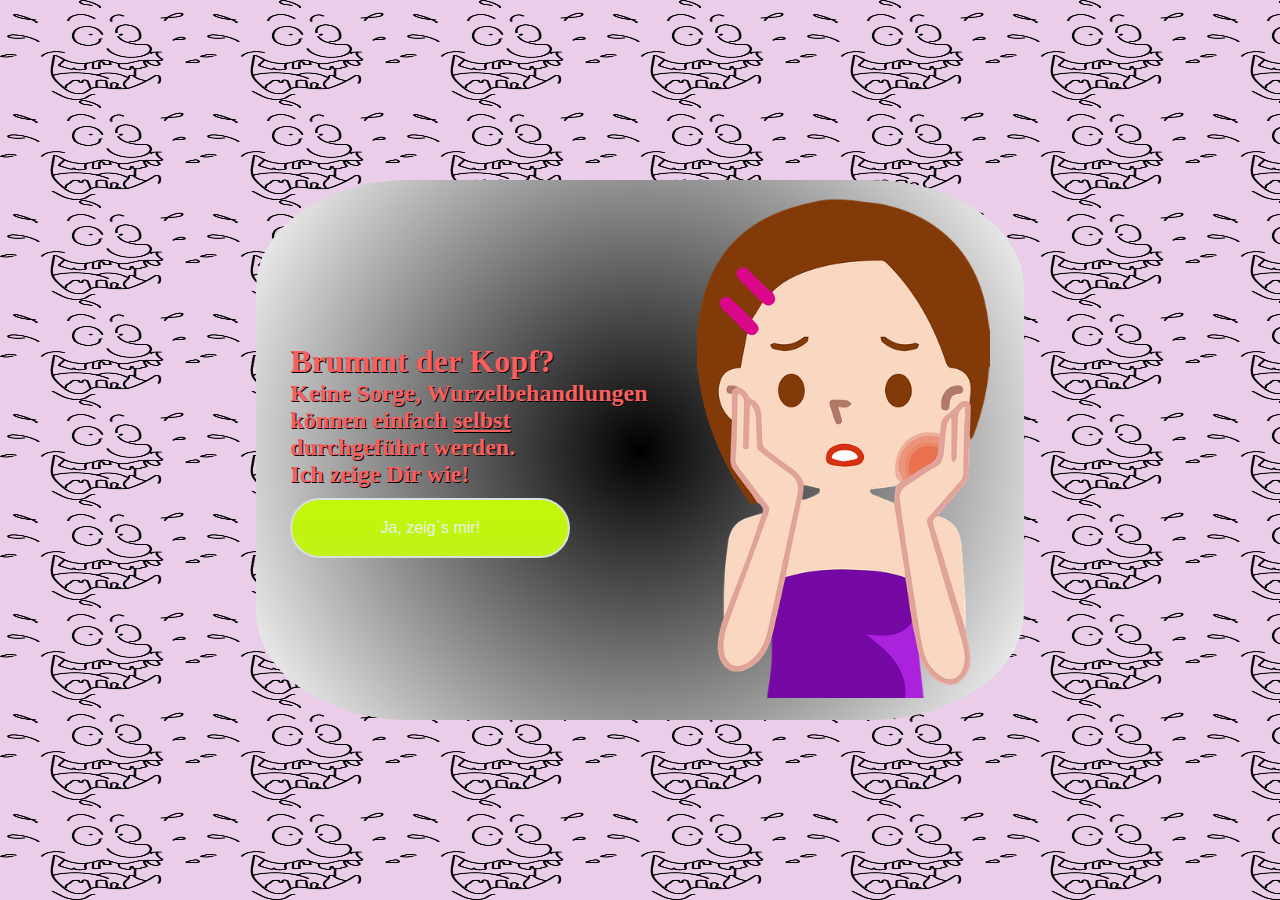
<file: index.html>
<!DOCTYPE html>
<html lang="en">
  <head>
    <meta charset="UTF-8" />
    <meta name="viewport" content="width=device-width, initial-scale=1.0" />
    <link rel="stylesheet" href="style.css" />
    <title>Wurzelbehandlung einfach selbst durchführen</title>
  </head>
  <body>
    <div class="wrapper">
      <div class="intro">
        <h1>Brummt der Kopf?</h1>
        <h2>
          Keine Sorge, Wurzelbehandlungen<br />
          können einfach <u>selbst</u> <br />durchgeführt werden. <br />Ich
          zeige Dir wie!
        </h2>
        <button>Ja, zeig`s mir!</button>

        <div class="agreement hide">
          <input
            type="checkbox"
            id="confirm"
            name="confirm"
            onclick="goAhead()"
          />
          <label for="confirm"
            >Ich verzichte auf sämtliche Haftungsansprüche.</label
          >
        </div>
      </div>
      <div class="container">
        <img id="girl" src="Images/girl.png" />
      </div>
    </div>
    <img id="tooth" class="hide" src="Images/leaks.png" />
    <script src="script.js"></script>
  </body>
</html>
</file>
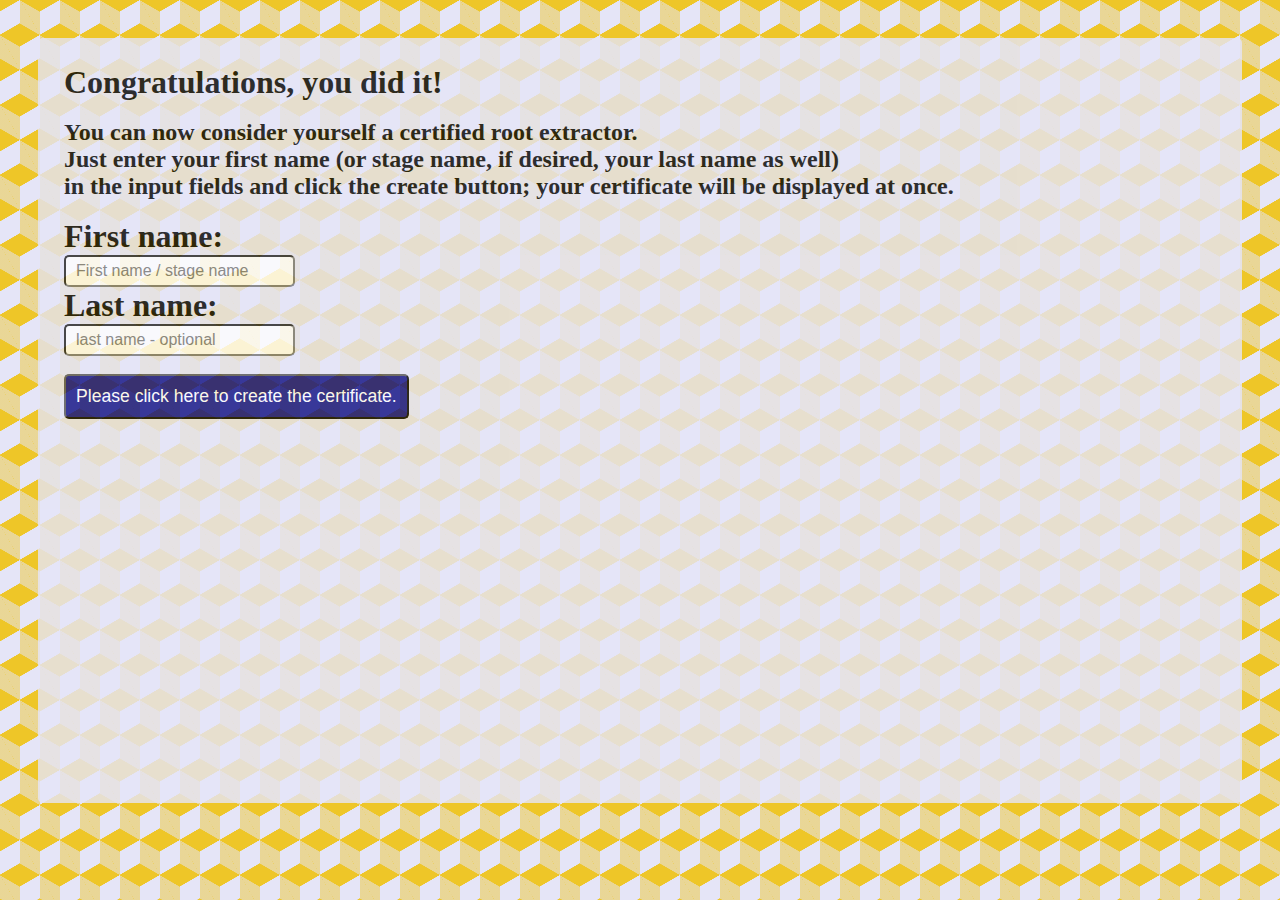
<file: certificateEngl.html>
<!DOCTYPE html>
<html lang="en">
  <head>
    <meta charset="UTF-8" />
    <meta name="viewport" content="width=device-width, initial-scale=1.0" />
    <link rel="stylesheet" href="certificate.css" />
    <title>Certificate</title>
  </head>
  <body>
    <div class="container">
      <div class="intro">
        <h1>Congratulations, you did it!</h1>
        <br />
        <h2>
          You can now consider yourself a certified root extractor.<br />Just
          enter your first name (or stage name, if desired, your last name as
          well)<br />in the input fields and click the create button; your
          certificate will be displayed at once.
        </h2>
      </div>
      <br />
      <form id="inputForm" class="">
        <label class="heading"><b>First name:</b></label>
        <input
          class="inputField"
          id="first"
          type="text"
          placeholder="First name / stage name"
        />
        <br />
        <label class="heading"><b>Last name:</b></label>
        <input
          class="inputField"
          id="last"
          type="text"
          placeholder="last name - optional"
        />
        <br /><br />
        <button type="submit">
          Please click here to create the certificate.
        </button>
      </form>
    </div>
    <div id="showCertificate" class="hide">
      <div class="message">
        <h2>This certificate was created with the highest appreciation for</h2>
        <br />
        <span id="setzeVorname"></span> <span id="setzeNachname"></span>
        <br />
        <br />
        <h2>
          certifying the basic knowledge acquired in the field of square root
          extraction. The knowledge was imparted based on the Trachtenberg speed
          calculation method and Vedic speed calculation.
        </h2>
        <br />
        <h2>
          I hope you enjoy the new knowledge <br />you have acquired and thank
          you <br />for visiting my website.
        </h2>
        <br />
        <h3>
          Reinhild's myRootTreatment <br />- copyright &copy; 2025 all rights
          reserved
        </h3>
      </div>
    </div>
    <script src="certificateEngl.js"></script>
  </body>
</html>
</file>
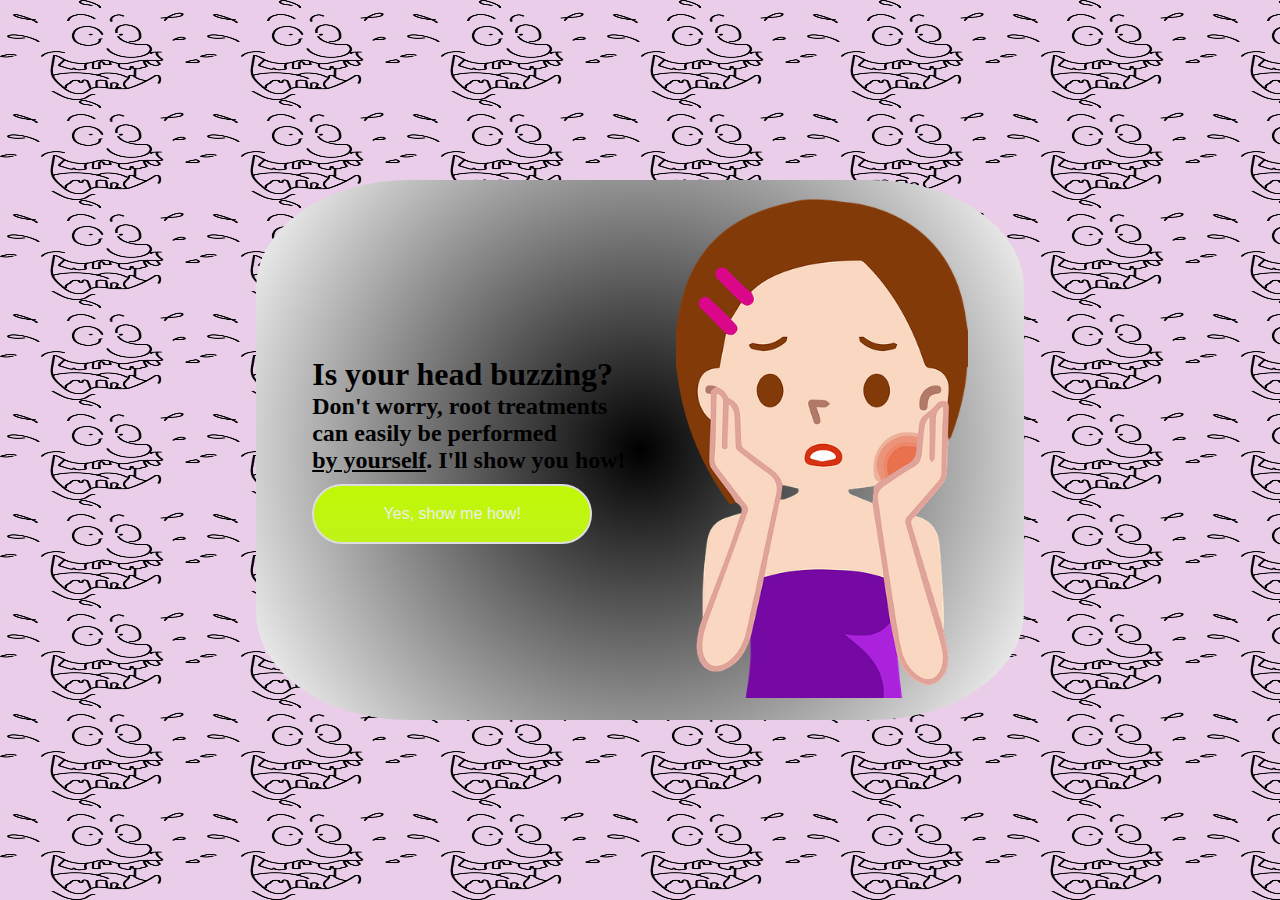
<file: englishIndex.html>
<!DOCTYPE html>
<html lang="en">
  <head>
    <meta charset="UTF-8" />
    <meta name="viewport" content="width=device-width, initial-scale=1.0" />
    <link rel="stylesheet" href="style.css" />
    <title>Root treatment - do it yourself!</title>
  </head>
  <body>
    <!-- Mobile Message -->
    <div class="mobile-message">
      <h2>
        Please use application <br />on large screen <br />(PC or laptop screen)
      </h2>
    </div>
    <div class="wrapper">
      <div class="intro1">
        <h1>Is your head buzzing?</h1>
        <h2>
          Don't worry, root treatments<br />
          can easily be performed <br /><u>by yourself</u>. I'll show you how!
        </h2>
        <button id="button3">Yes, show me how!</button>
        <br />

        <div class="agreement hide">
          <input
            type="checkbox"
            id="confirm1"
            name="confirm1"
            onclick="goAhead1()"
          />
          <label id="label" for="confirm1">I waive all liability claims.</label>
        </div>
      </div>
      <div class="container">
        <img id="girl" src="Images/girl.png" />
      </div>
    </div>
    <img id="tooth1" class="hide" src="Images/leaks.png" />
    <script src="englishScript.js"></script>
  </body>
</html>
</file>
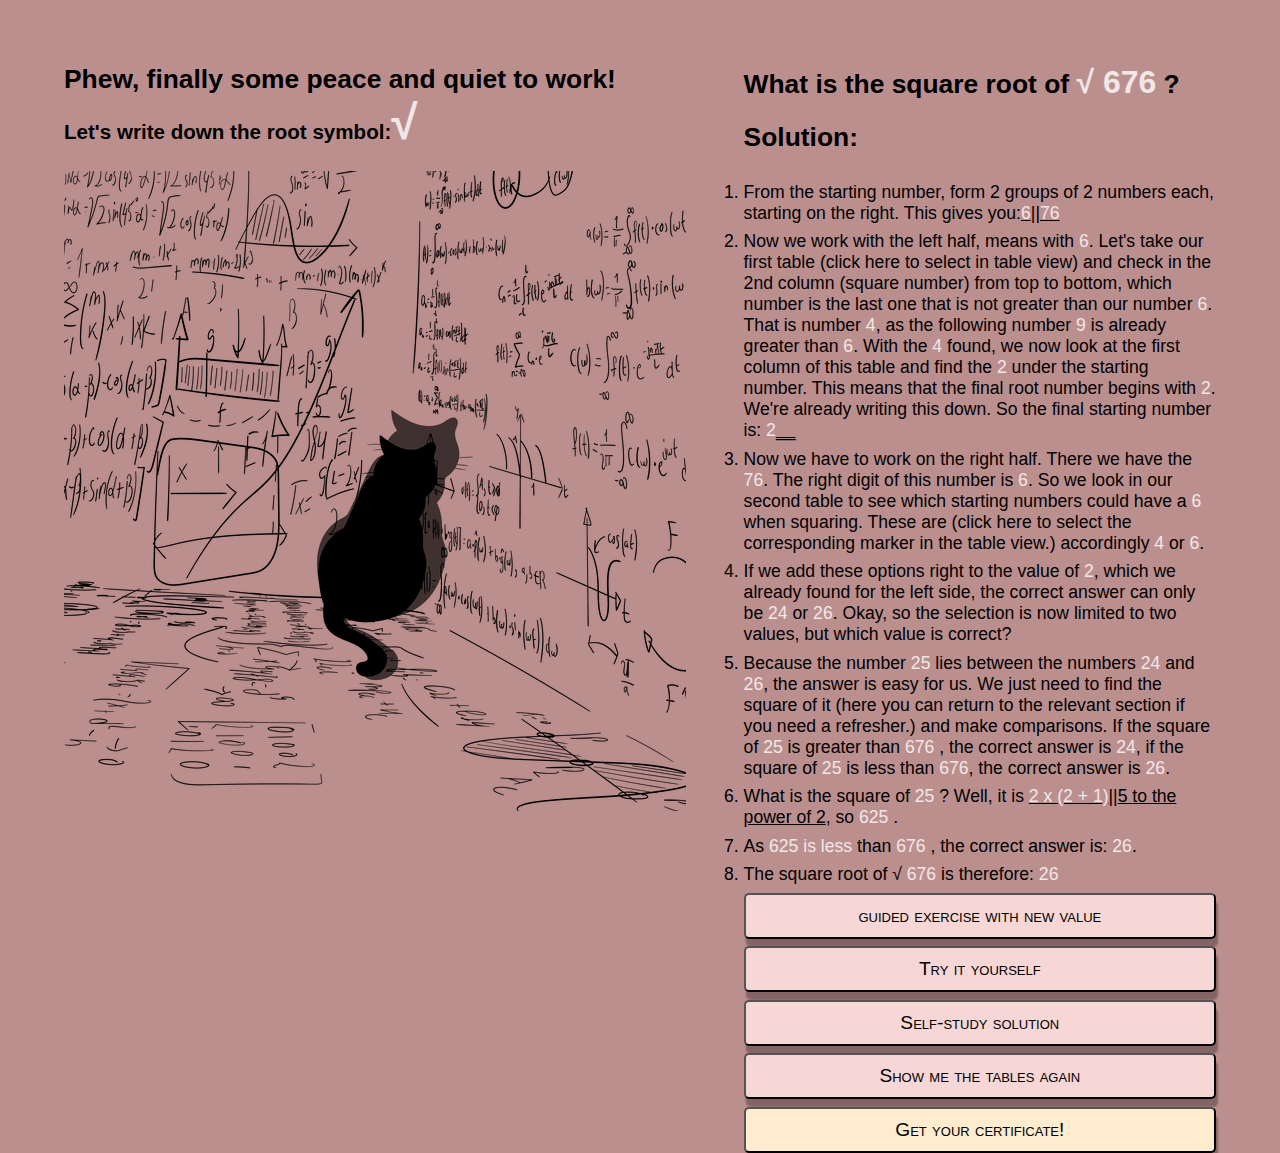
<file: secretEngl.html>
<!DOCTYPE html>
<html lang="en">
  <head>
    <meta charset="UTF-8" />
    <meta name="viewport" content="width=device-width, initial-scale=1.0" />
    <link rel="stylesheet" href="secret.css" />
    <title>The root treatment secret:</title>
  </head>
  <body>
    <div class="container">
      <div class="left">
        <h2>Phew, finally some peace and quiet to work!</h2>
        <h3>Let's write down the root symbol:<span id="root">&#8730;</span></h3>
        <br />
        <img id="imageId" src="Images/cat.png" />
      </div>
      <div class="right">
        <h2>
          What is the square root of
          <span id="white">&#8730; <span class="zahl1">676</span></span> ?
        </h2>
        <br />
        <h2>Solution:</h2>
        <br />
        <ol>
          <li>
            From the starting number, form 2 groups of 2 numbers each, starting
            on the right. This gives you:<u><span class="zahl2">6</span></u
            >||<u><span class="zahl3">76</span></u>
          </li>
          <li>
            Now we work with the left half, means with
            <span class="zahl2">6</span>. Let's take our first table
            <span onClick="table1()" class="markBlue"
              >(click here to select in table view)</span
            >
            and check in the 2nd column (square number) from top to bottom,
            which number is the last one that is not greater than our number
            <span class="zahl2">6</span>. That is number
            <span class="zahl4">4</span>, as the following number
            <span class="zahl5">9</span> is already greater than
            <span class="zahl2">6</span>. With the
            <span class="zahl4">4</span> found, we now look at the first column
            of this table and find the <span class="zahl6">2</span> under the
            starting number. This means that the final root number begins with
            <span class="zahl6">2</span>. We're already writing this down. So
            the final starting number is: <span class="zahl6">2</span
            ><u><span>__</span></u>
          </li>
          <li>
            Now we have to work on the right half. There we have the
            <span class="zahl3">76</span>. The right digit of this number is
            <span class="zahl7">6</span>. So we look in our second table to see
            which starting numbers could have a
            <span class="zahl7">6</span> when squaring. These are
            <span onClick="table2()" class="markBlue"
              >(click here to select the corresponding marker in the table
              view.)</span
            >
            accordingly <span class="zahl8">4</span> or
            <span class="zahl9">6</span>.
          </li>
          <li>
            If we add these options right to the value of
            <span class="zahl6">2</span>, which we already found for the left
            side, the correct answer can only be <span class="zahl6">2</span
            ><span class="zahl8">4</span> or <span class="zahl6">2</span
            ><span class="zahl9">6</span>. Okay, so the selection is now limited
            to two values, but which value is correct?
          </li>
          <li>
            Because the number <span class="zahl10">25</span> lies between the
            numbers <span class="zahl6">2</span><span class="zahl8">4</span> and
            <span class="zahl6">2</span><span class="zahl9">6</span>, the answer
            is easy for us. We just need to find the square of it
            <span class="markBlue" onClick="window.location.href='warmUp.html'"
              >(here you can return to the relevant section if you need a
              refresher.)</span
            >
            and make comparisons. If the square of
            <span class="zahl10">25</span> is greater than
            <span class="zahl1">676</span> , the correct answer is
            <span class="zahl6">2</span><span class="zahl8">4</span>, if the
            square of <span class="zahl10">25</span> is less than
            <span class="zahl1">676</span>, the correct answer is
            <span class="zahl6">2</span><span class="zahl9">6</span>.
          </li>
          <li>
            What is the square of <span class="zahl10">25</span> ? Well, it is
            <u><span class="zahl11">2 x (2 + 1)</span></u
            >||<u><span id="zahl12">5 </span>to the power of 2</u>, so
            <span class="zahl13">625 </span>.
          </li>
          <li>
            As <span class="zahl13">625 </span
            ><span id="operator"> is less </span>than
            <span class="zahl1">676</span> , the correct answer is:
            <span class="zahl14">26</span>.
          </li>
          <li>
            The square root of &#8730; <span class="zahl1">676</span> is
            therefore:
            <span class="zahl14">26</span>
          </li>
        </ol>
        <div class="buttons">
          <button onClick="example1()">guided exercise with new value</button>
          <button onClick="example2()">Try it yourself</button>
          <button onClick="example3()">Self-study solution</button>
          <button onClick="tables()">Show me the tables again</button>
          <button
            id="tables"
            onClick="window.location.href = 'certificateEngl.html'"
          >
            Get your certificate!
          </button>
        </div>
      </div>
    </div>
    <script src="secretEngl.js"></script>
  </body>
</html>
</file>
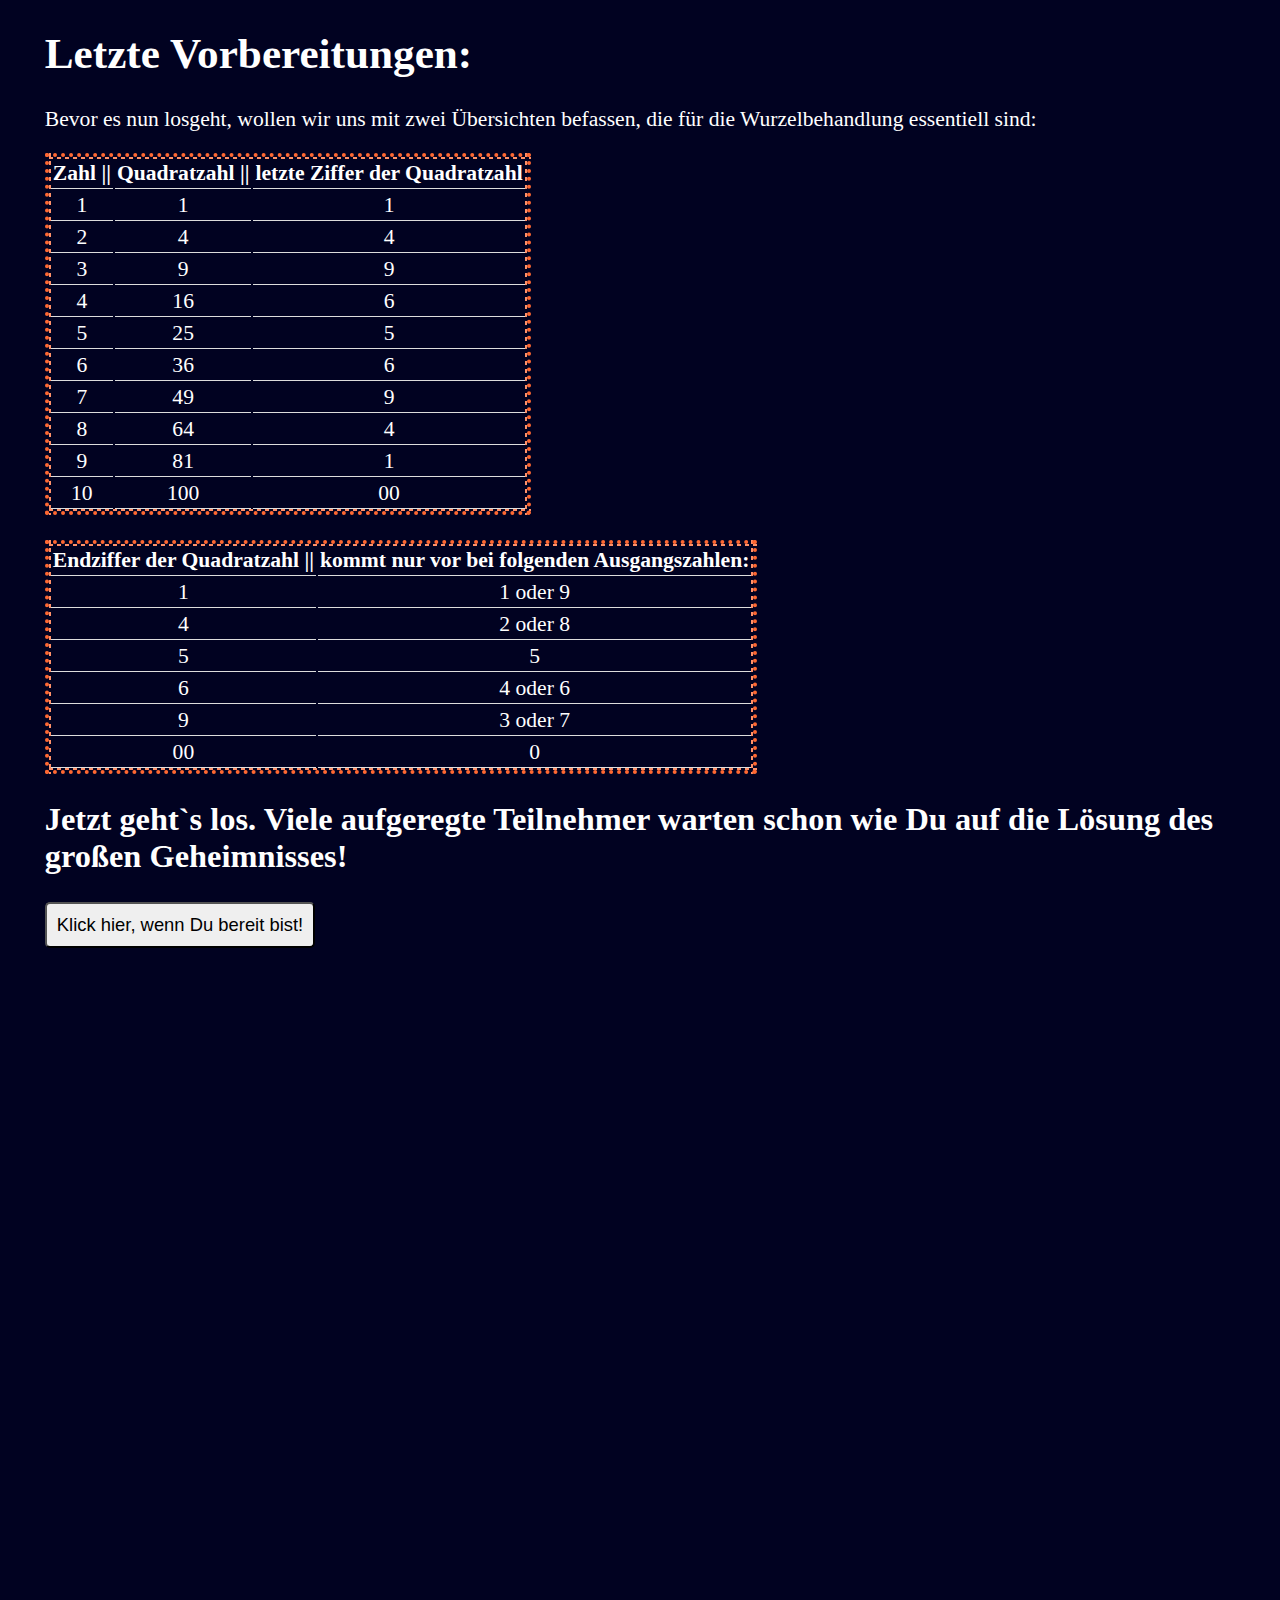
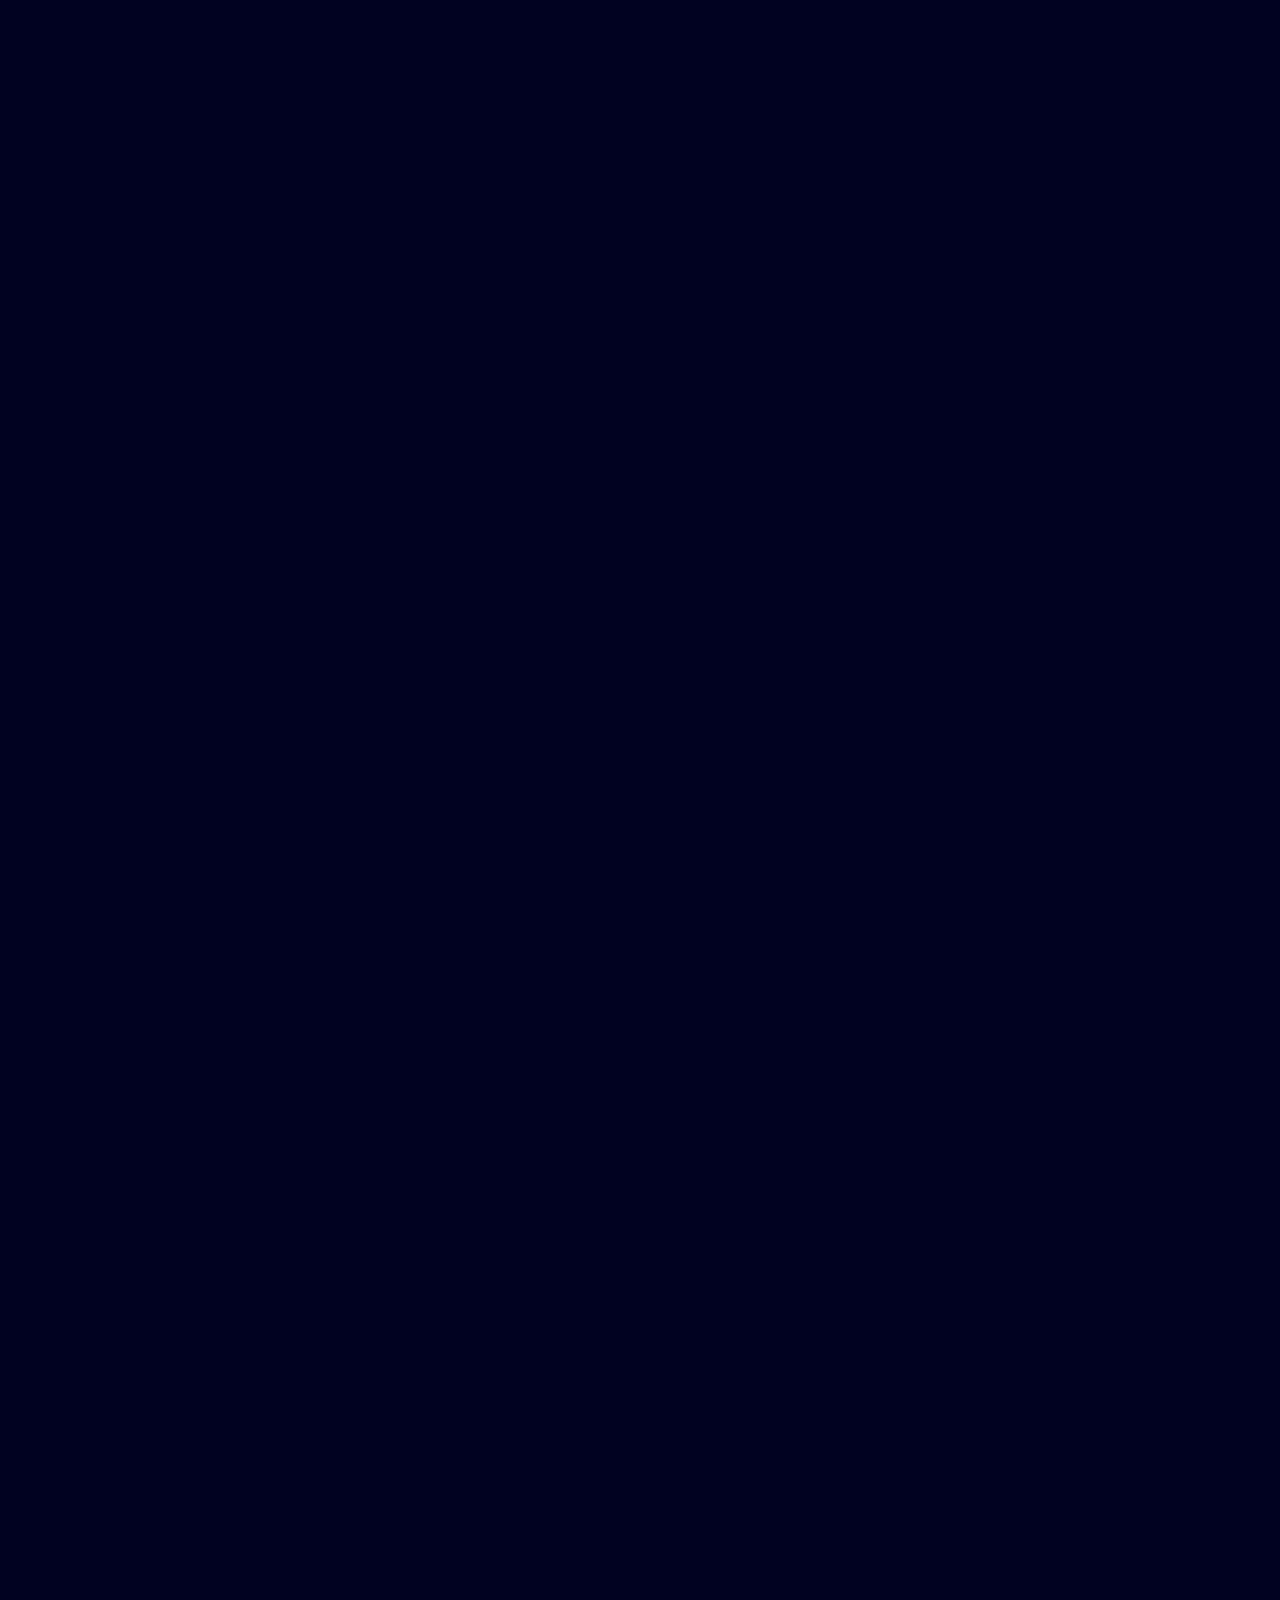
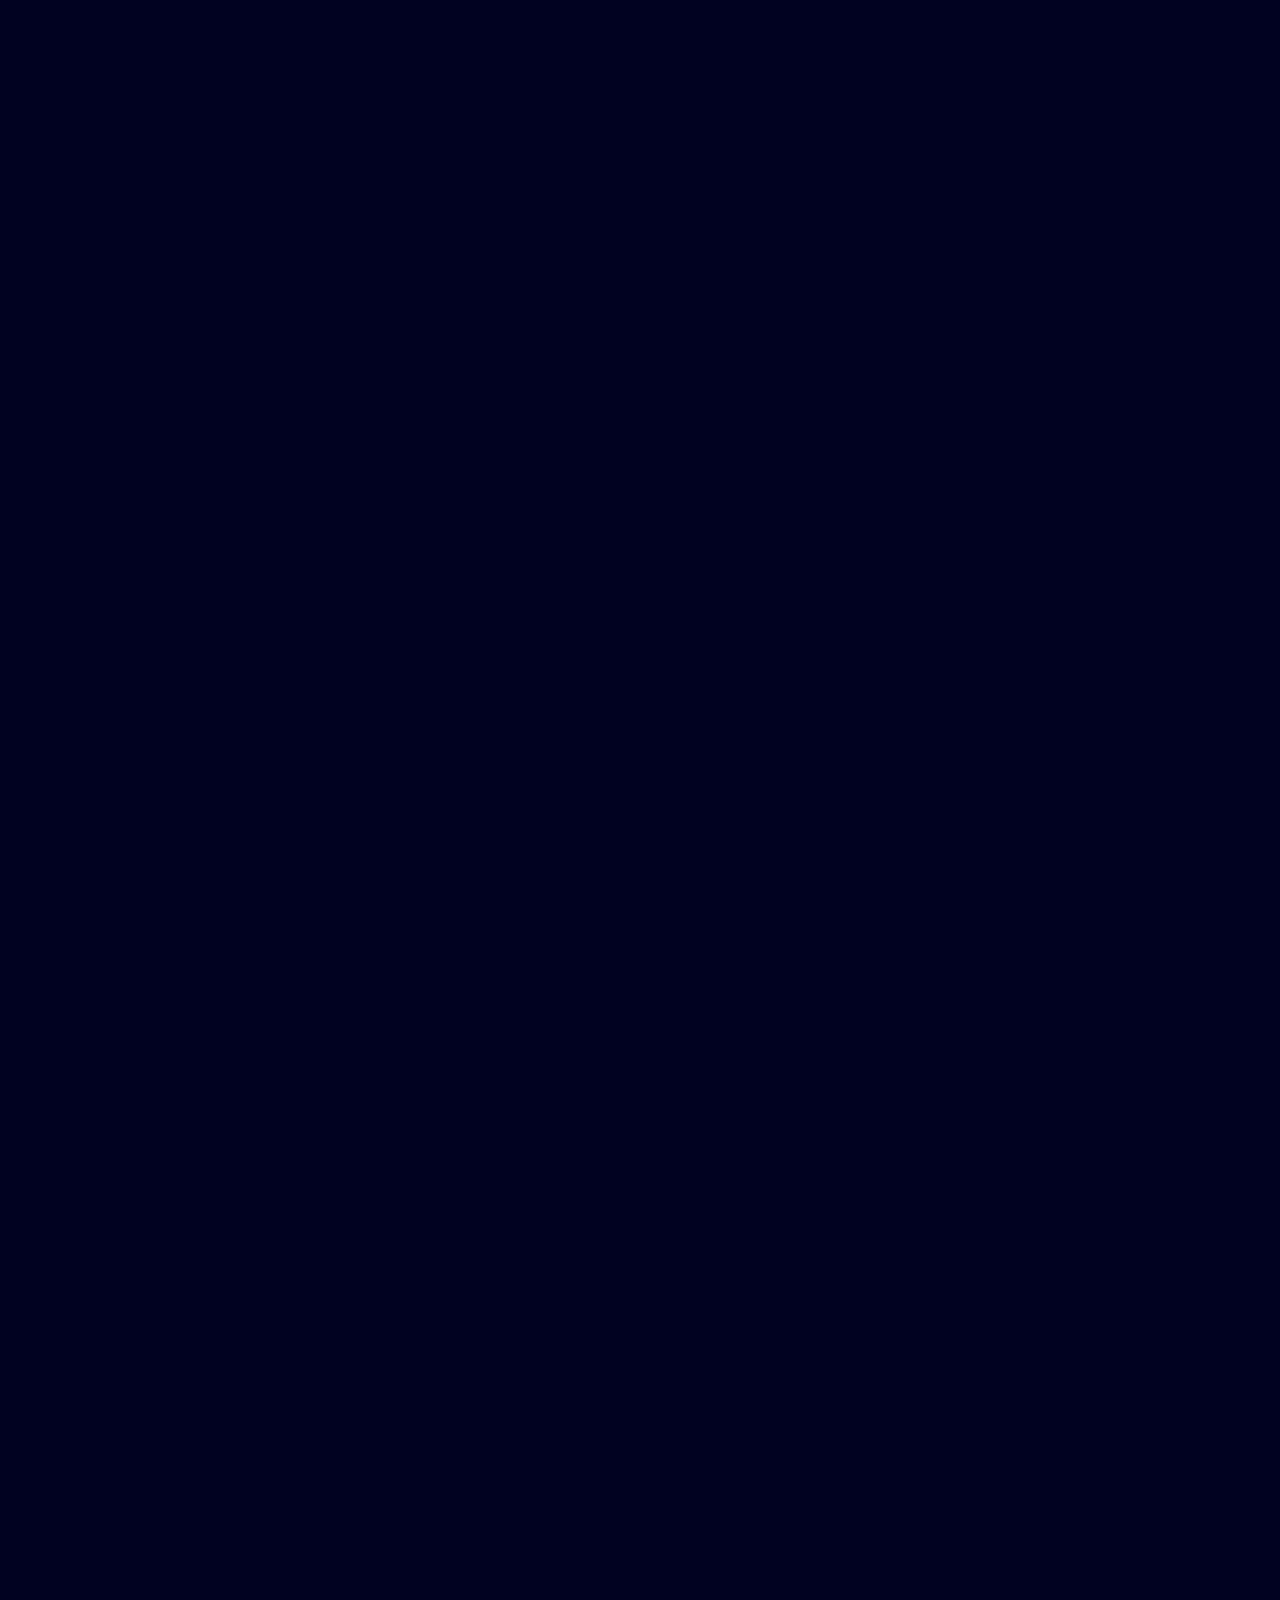
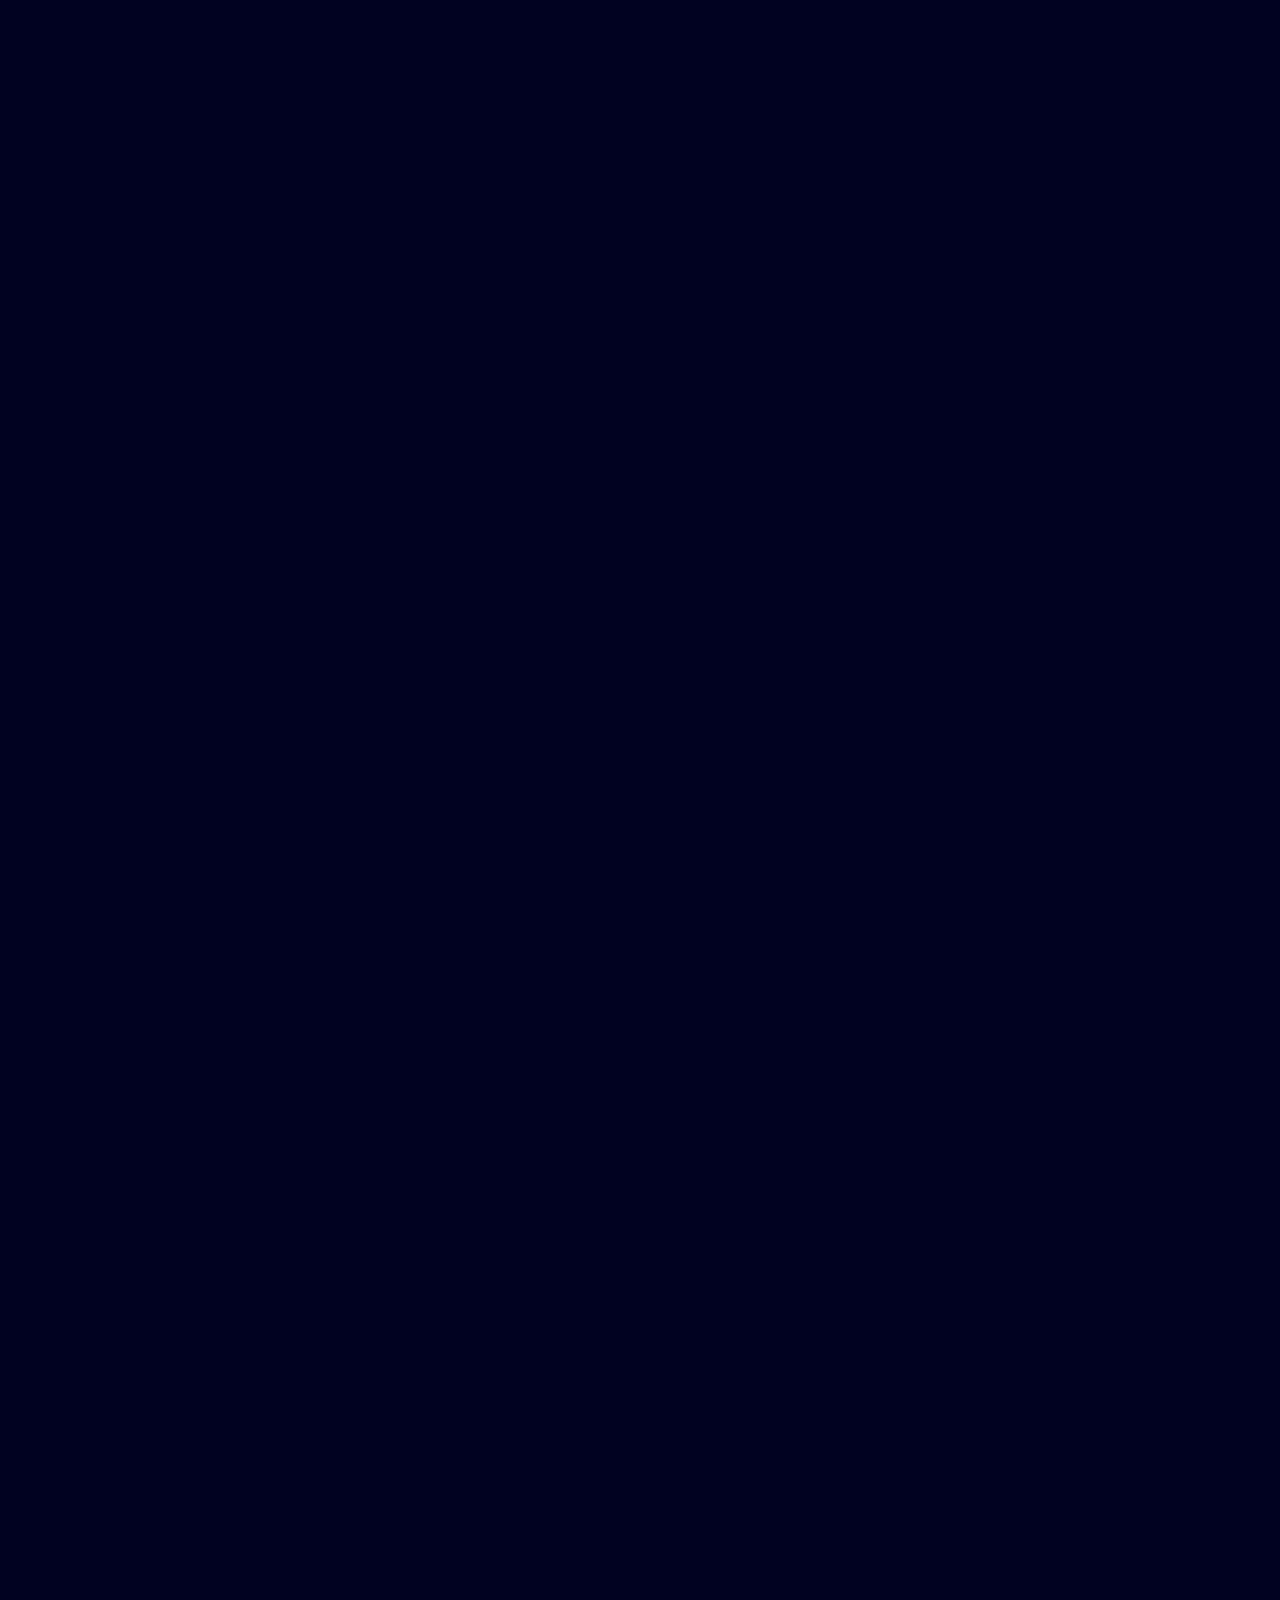
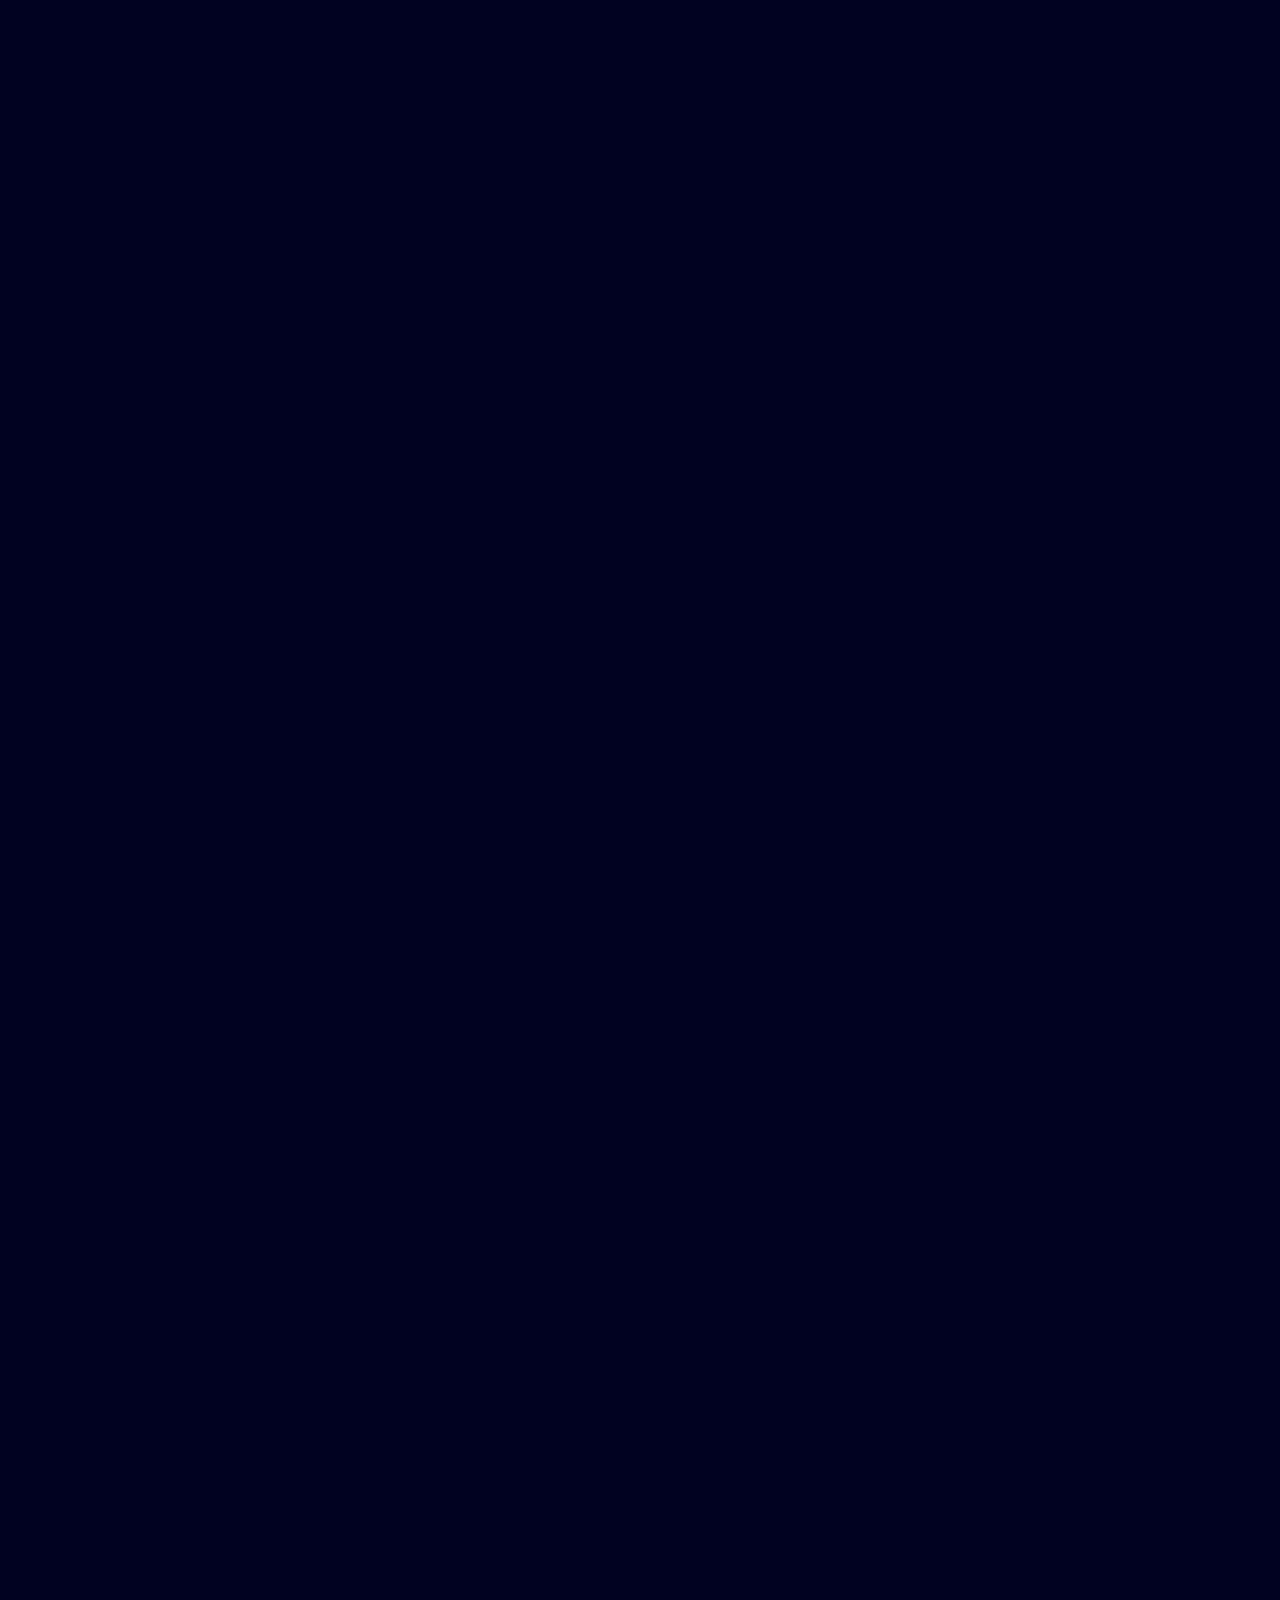
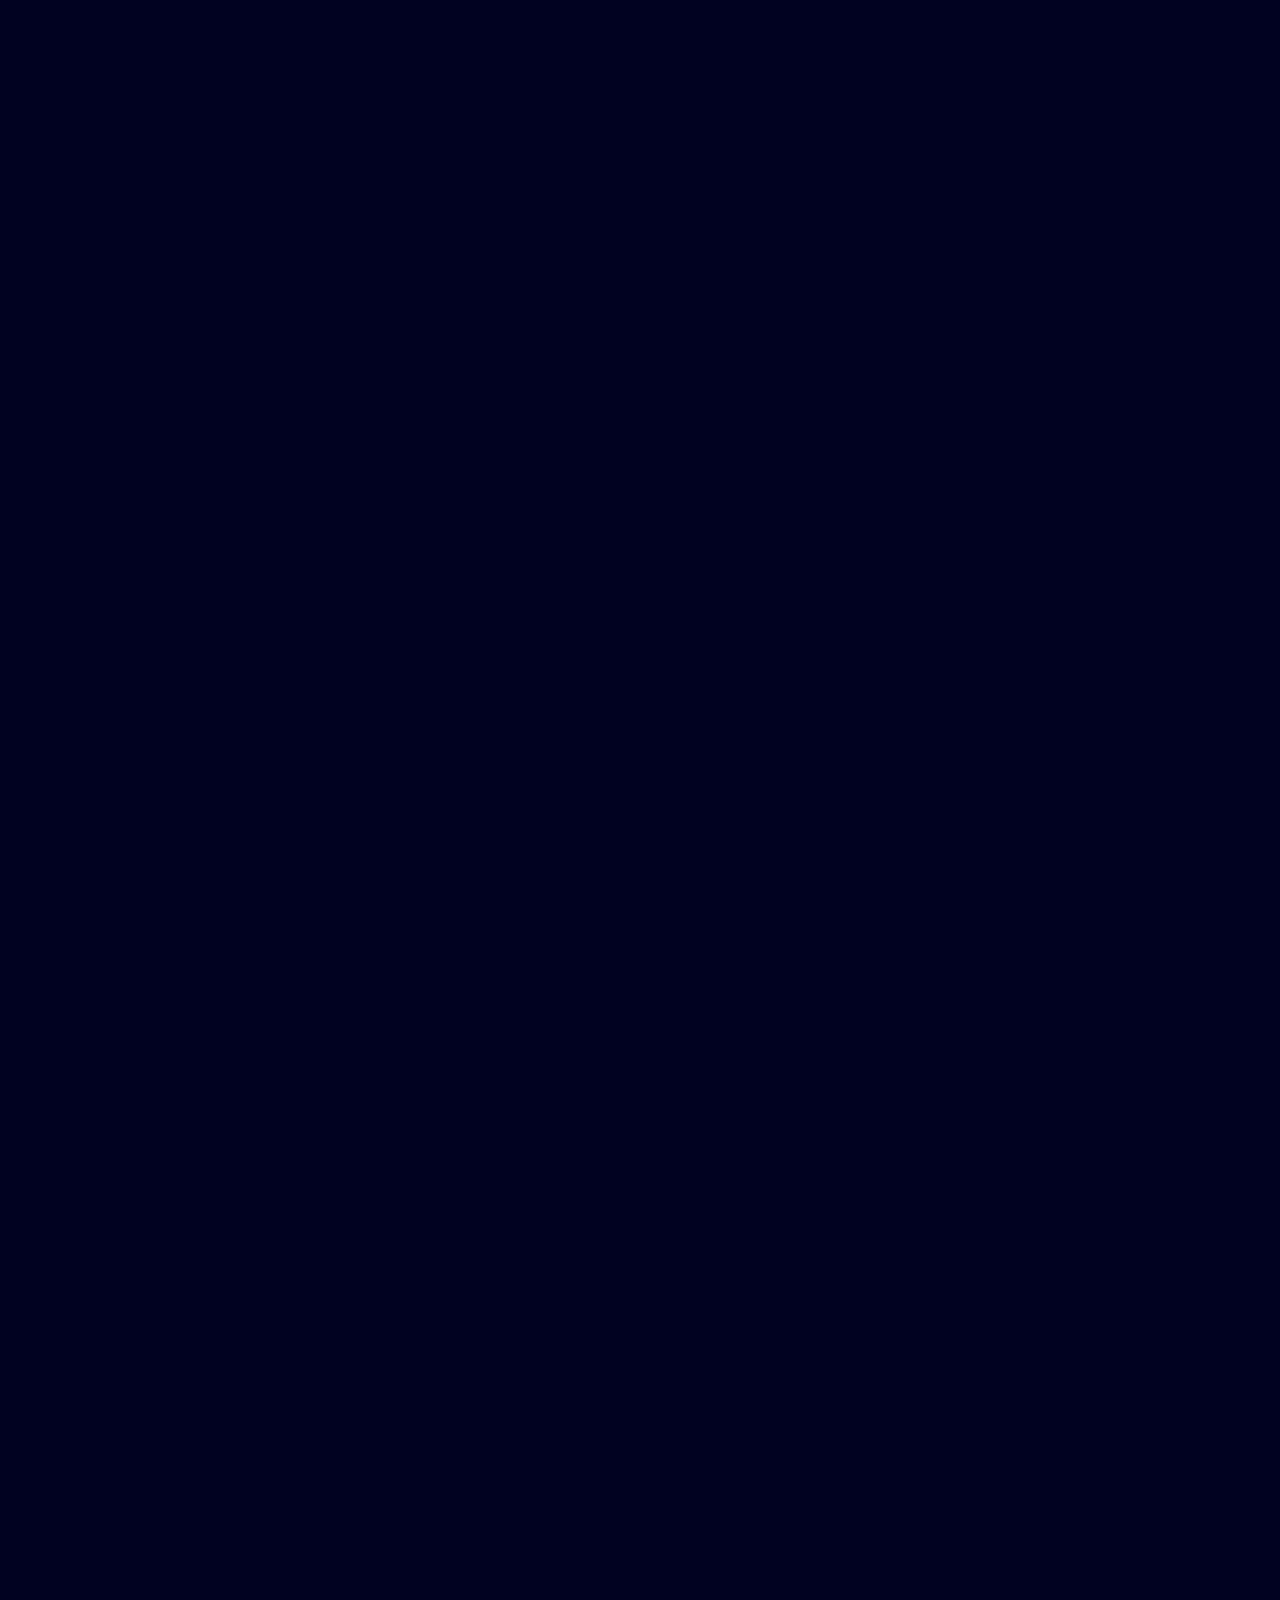
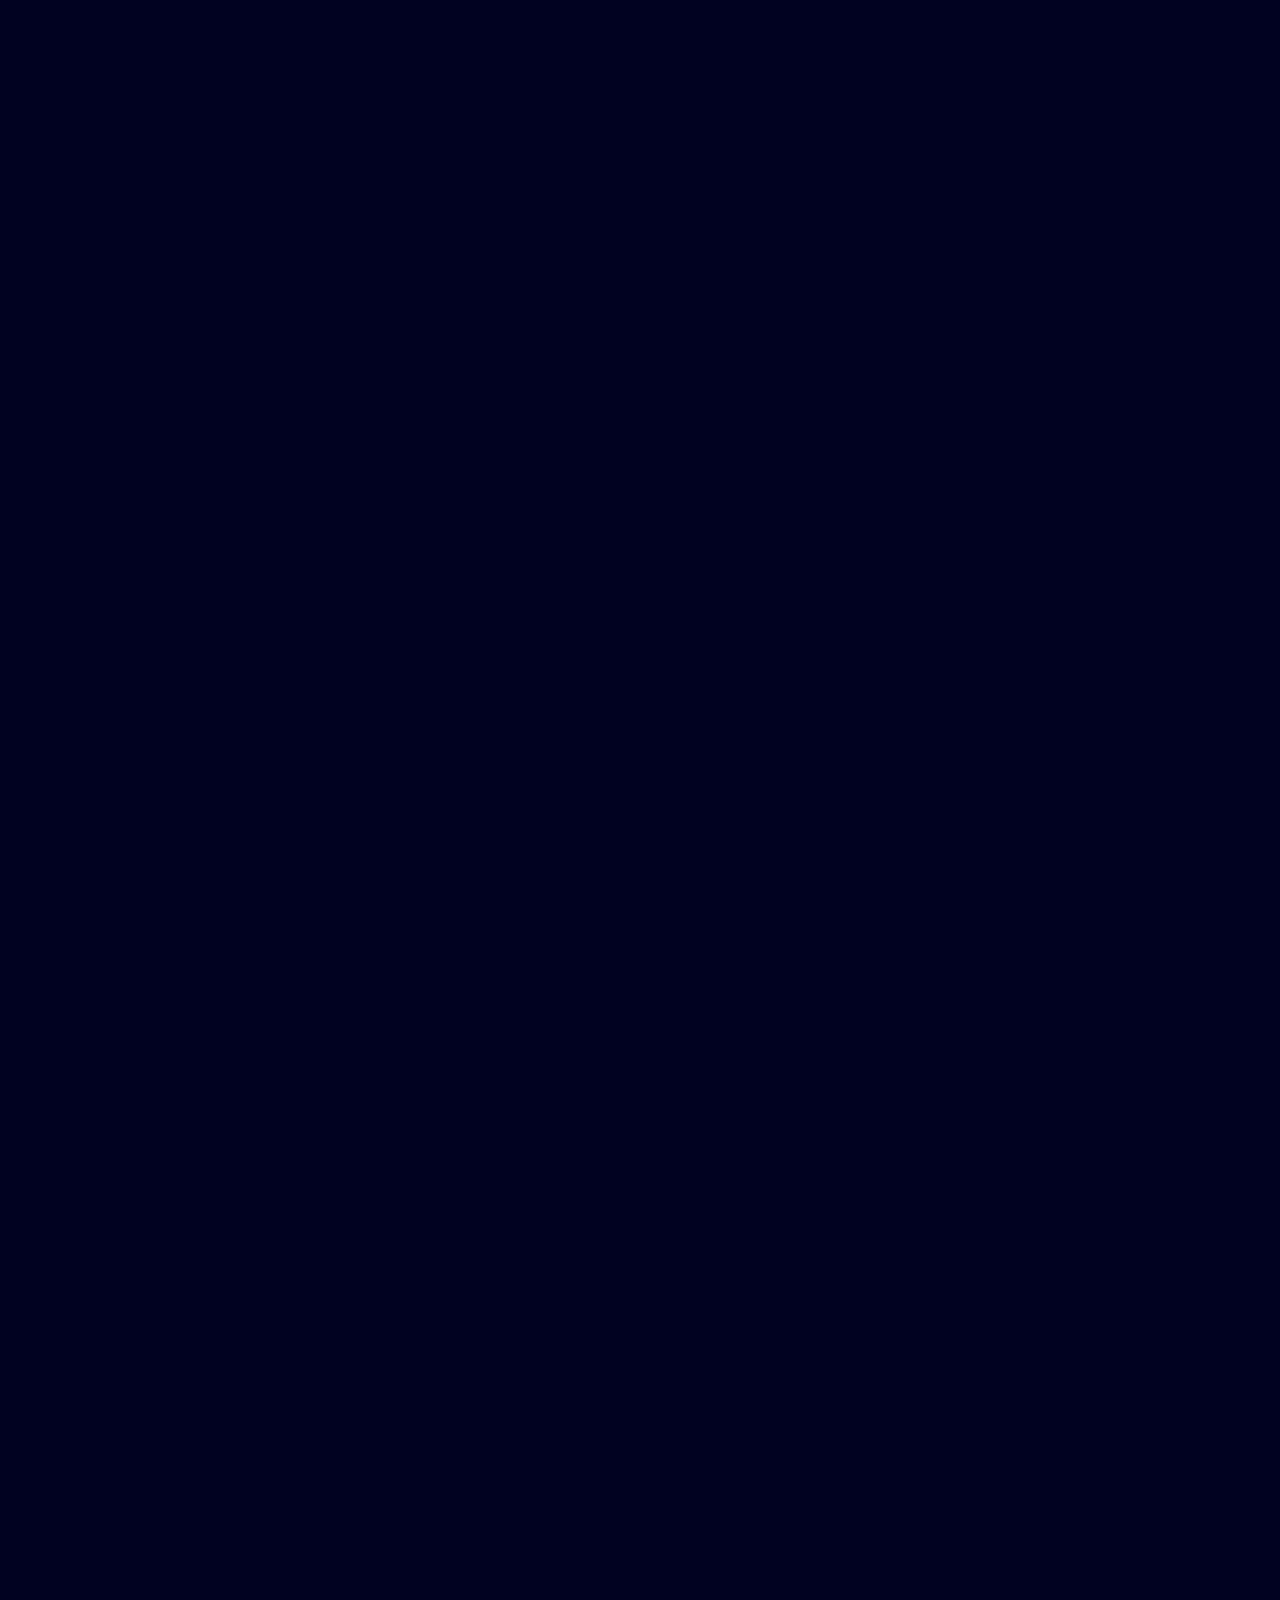
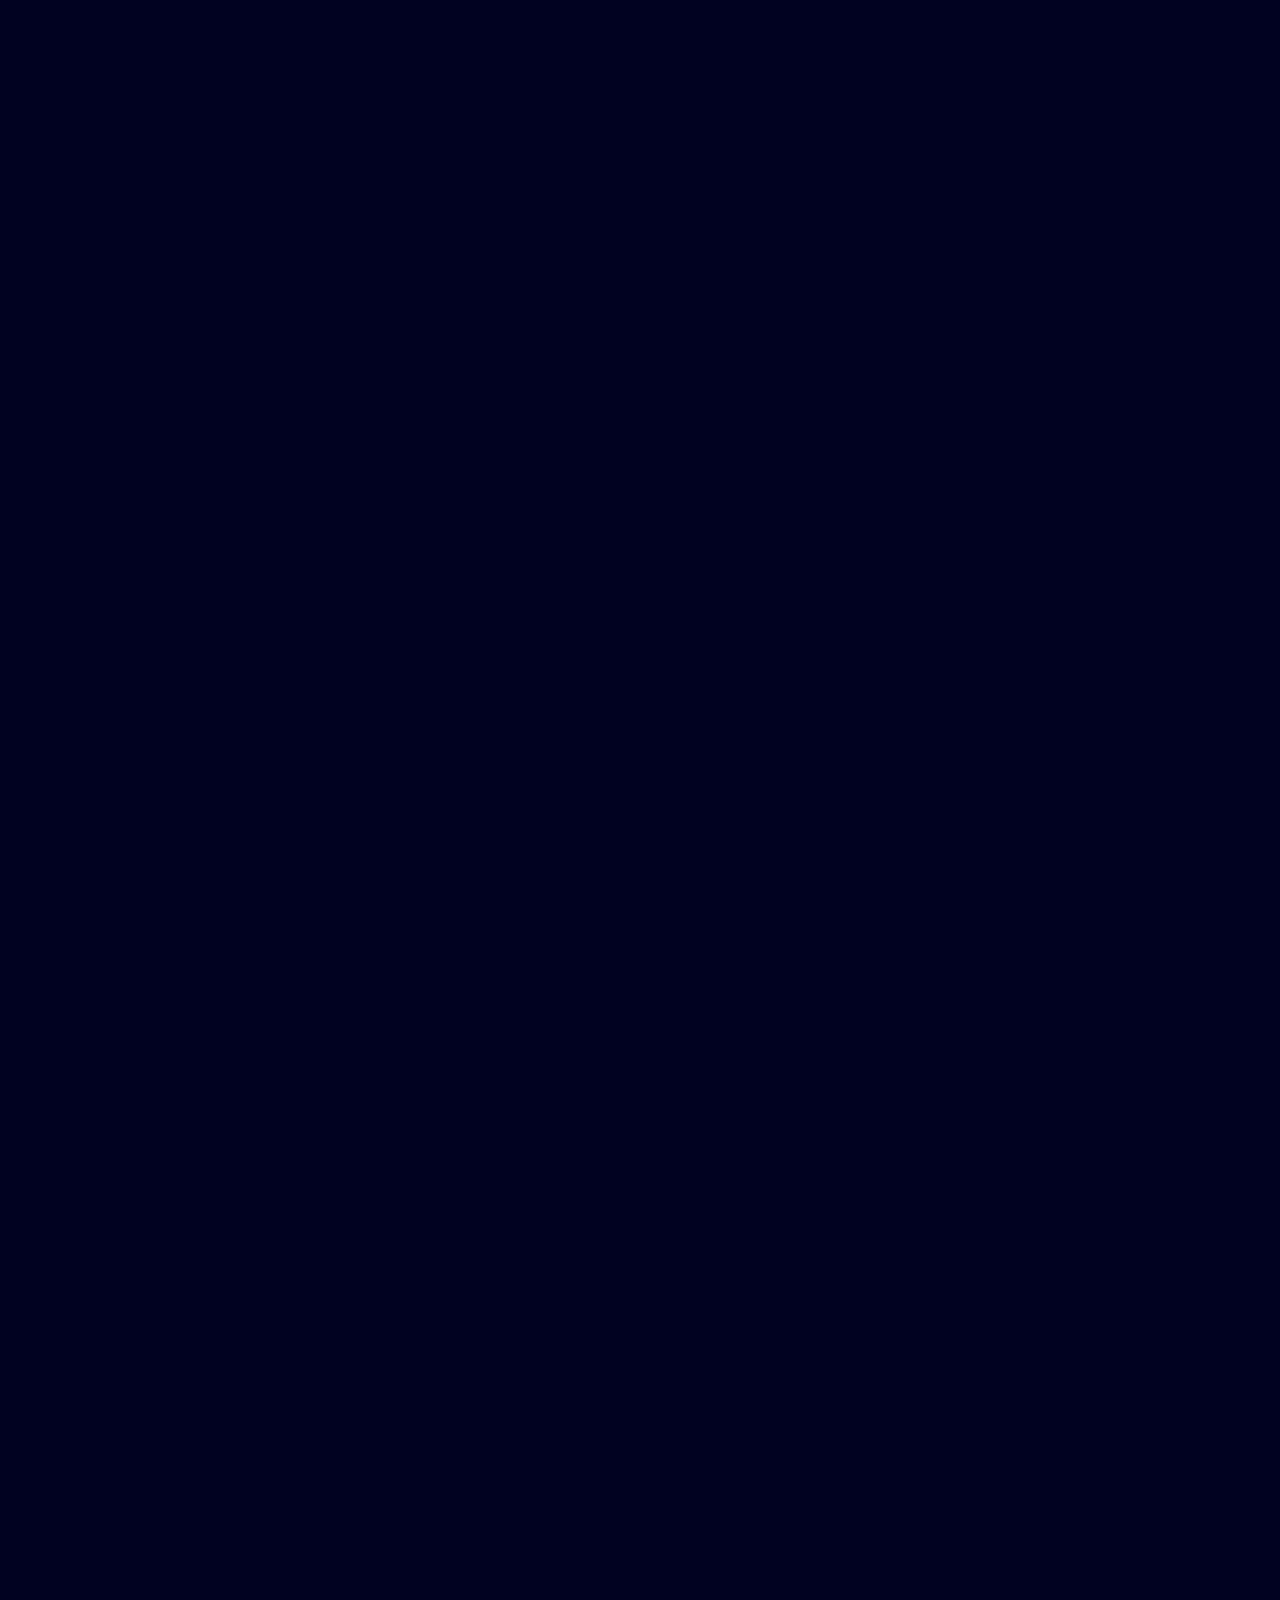
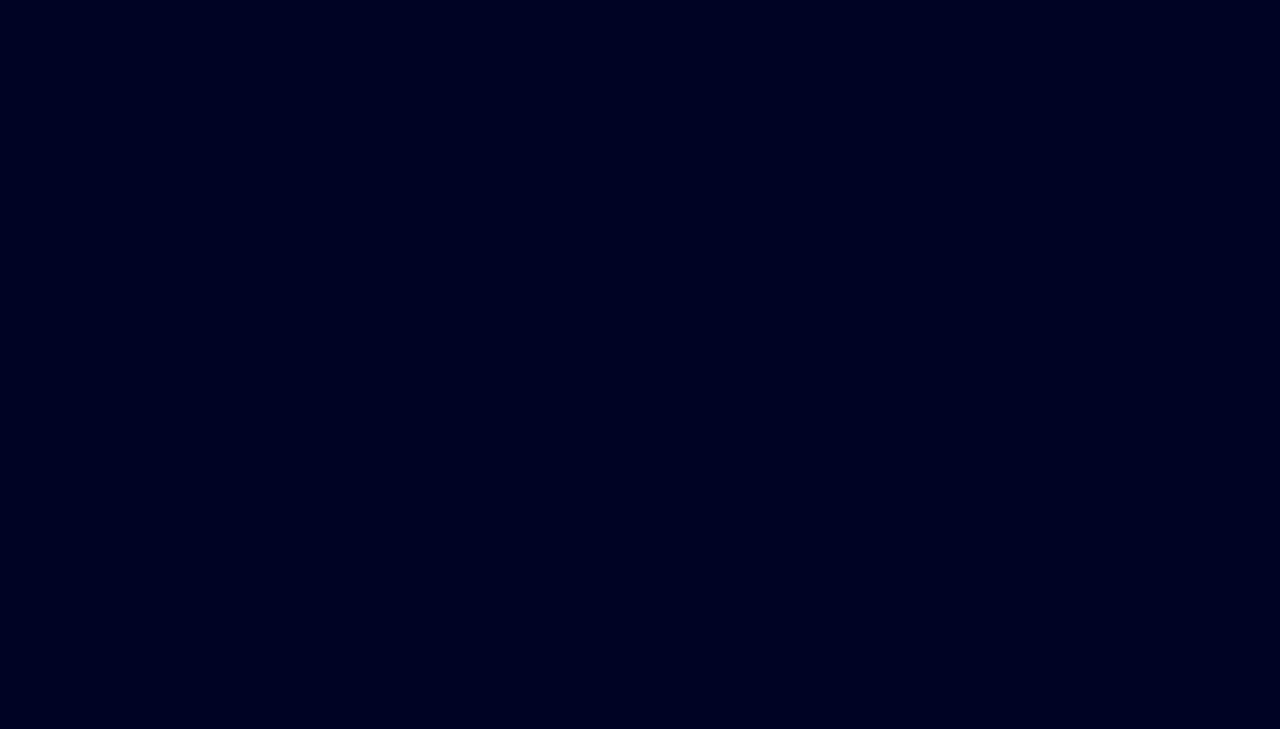
<file: treatment.html>
<!DOCTYPE html>
<html lang="en">
  <head>
    <meta charset="UTF-8" />
    <meta name="viewport" content="width=device-width, initial-scale=1.0" />
    <link rel="stylesheet" href="treatment.css" />
    <title>The Treatment!</title>
  </head>
  <body>
    <section id="section1">
      <div class="preparations">
        <h1>Letzte Vorbereitungen:</h1>
        <p>
          Bevor es nun losgeht, wollen wir uns mit zwei Übersichten befassen,
          die für die Wurzelbehandlung essentiell sind:
        </p>
        <div class="exponents">
          <table>
            <tr>
              <th>Zahl ||</th>
              <th>Quadratzahl ||</th>
              <th>letzte Ziffer der Quadratzahl</th>
            </tr>
            <tr>
              <td>1</td>
              <td>1</td>
              <td>1</td>
            </tr>
            <tr>
              <td>2</td>
              <td>4</td>
              <td>4</td>
            </tr>
            <tr>
              <td>3</td>
              <td>9</td>
              <td>9</td>
            </tr>
            <tr>
              <td>4</td>
              <td>16</td>
              <td>6</td>
            </tr>
            <tr>
              <td>5</td>
              <td>25</td>
              <td>5</td>
            </tr>
            <tr>
              <td>6</td>
              <td>36</td>
              <td>6</td>
            </tr>
            <tr>
              <td>7</td>
              <td>49</td>
              <td>9</td>
            </tr>
            <tr>
              <td>8</td>
              <td>64</td>
              <td>4</td>
            </tr>
            <tr>
              <td>9</td>
              <td>81</td>
              <td>1</td>
            </tr>
            <tr>
              <td>10</td>
              <td>100</td>
              <td>00</td>
            </tr>
          </table>
        </div>
        <br />
        <div class="erkenntnisse">
          <table>
            <tr>
              <th>Endziffer der Quadratzahl ||</th>
              <th>kommt nur vor bei folgenden Ausgangszahlen:</th>
            </tr>
            <tr>
              <td>1</td>
              <td>1 oder 9</td>
            </tr>
            <tr>
              <td>4</td>
              <td>2 oder 8</td>
            </tr>
            <tr>
              <td>5</td>
              <td>5</td>
            </tr>
            <tr>
              <td>6</td>
              <td>4 oder 6</td>
            </tr>
            <tr>
              <td>9</td>
              <td>3 oder 7</td>
            </tr>
            <tr>
              <td>00</td>
              <td>0</td>
            </tr>
          </table>
        </div>
      </div>

      <h2>
        Jetzt geht`s los. Viele aufgeregte Teilnehmer warten schon wie Du auf
        die Lösung des großen Geheimnisses!
      </h2>
      <button id="ready" onClick="changeVisibility()">
        Klick hier, wenn Du bereit bist!
      </button>
    </section>
    <section id="section2" class="hide">
      <h2 id="cta">
        Lass dich von den vielen schwatzenden Teilnehmern nicht beirren, scroll
        einfach runter!
      </h2>
      <video
        id="video"
        tabindex="0"
        autobuffer="autobuffer"
        preload="auto"
        muted
      >
        <source type="video/mp4" src="pinguin.mp4" />
        <p>Sorry, your browser does not support the &lt;video&gt; element.</p>
      </video>
    </section>

    <script src="treatment.js"></script>
  </body>
</html>
</file>
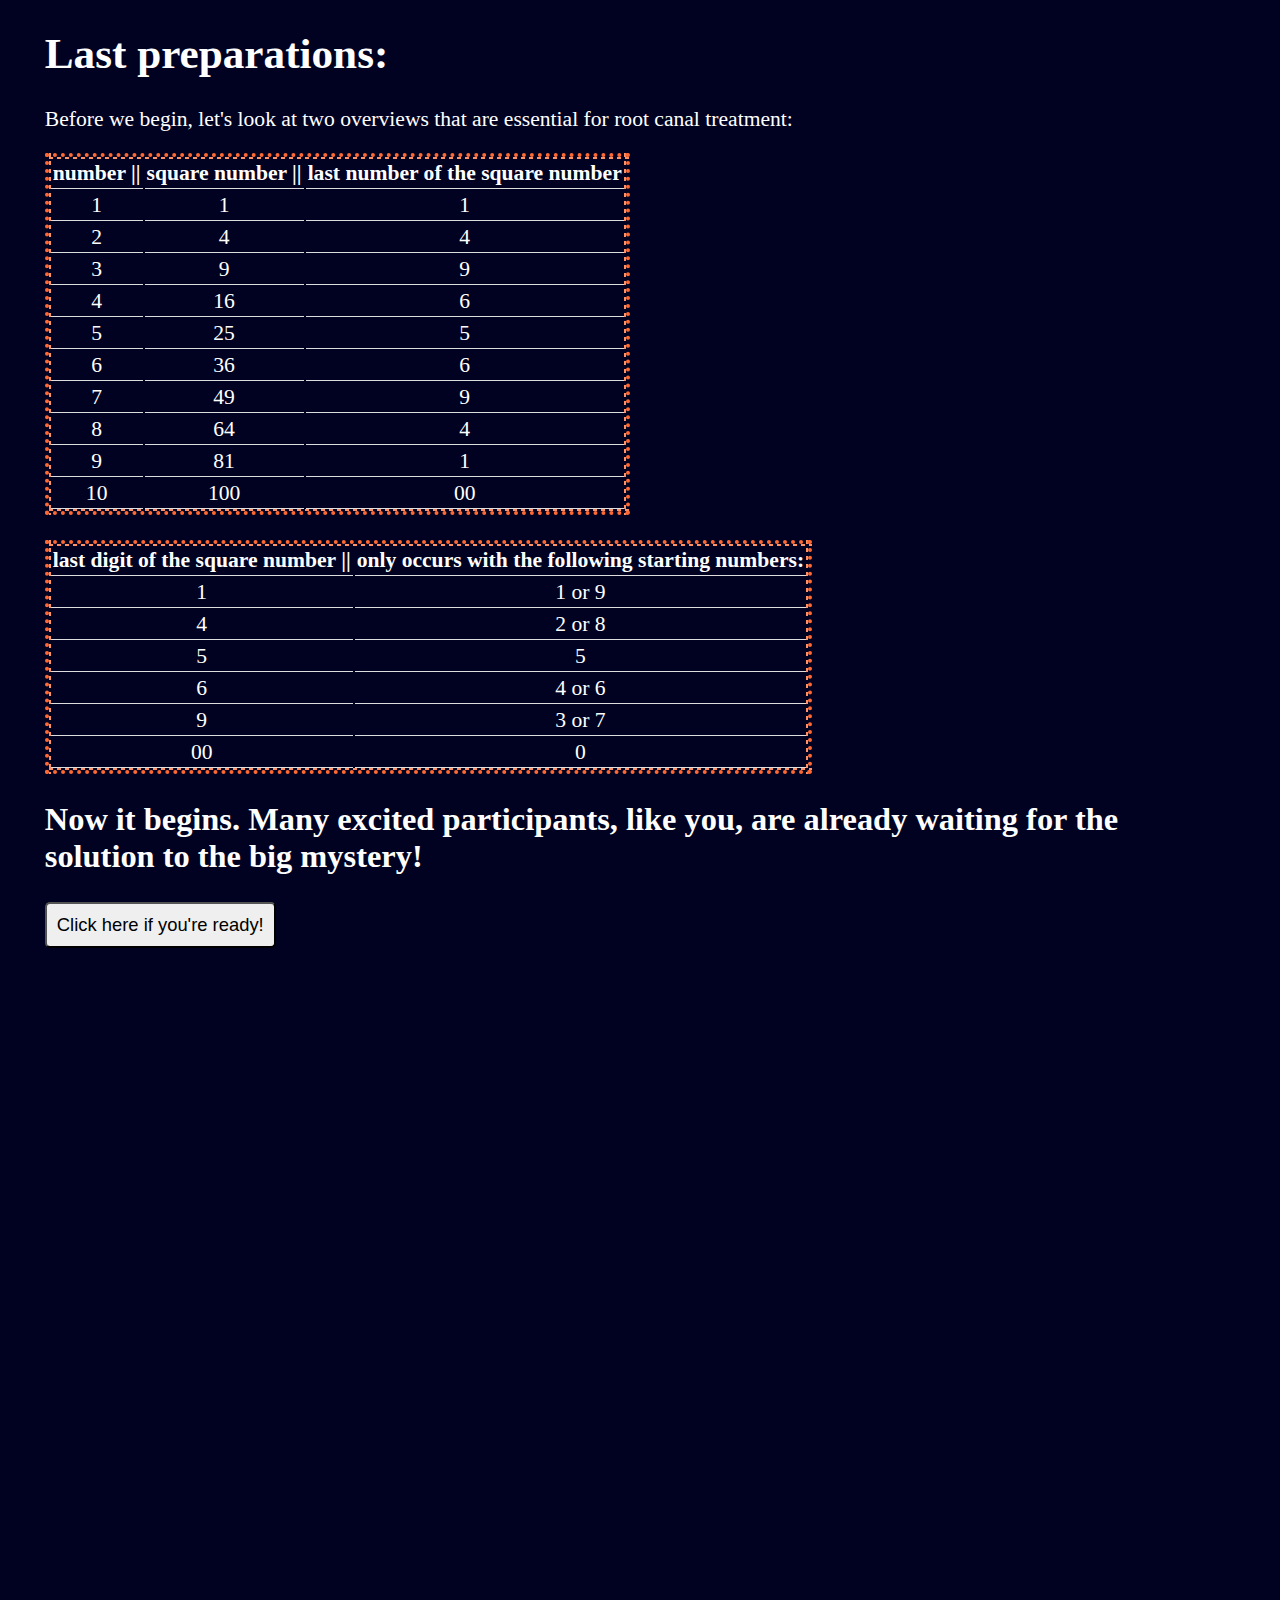
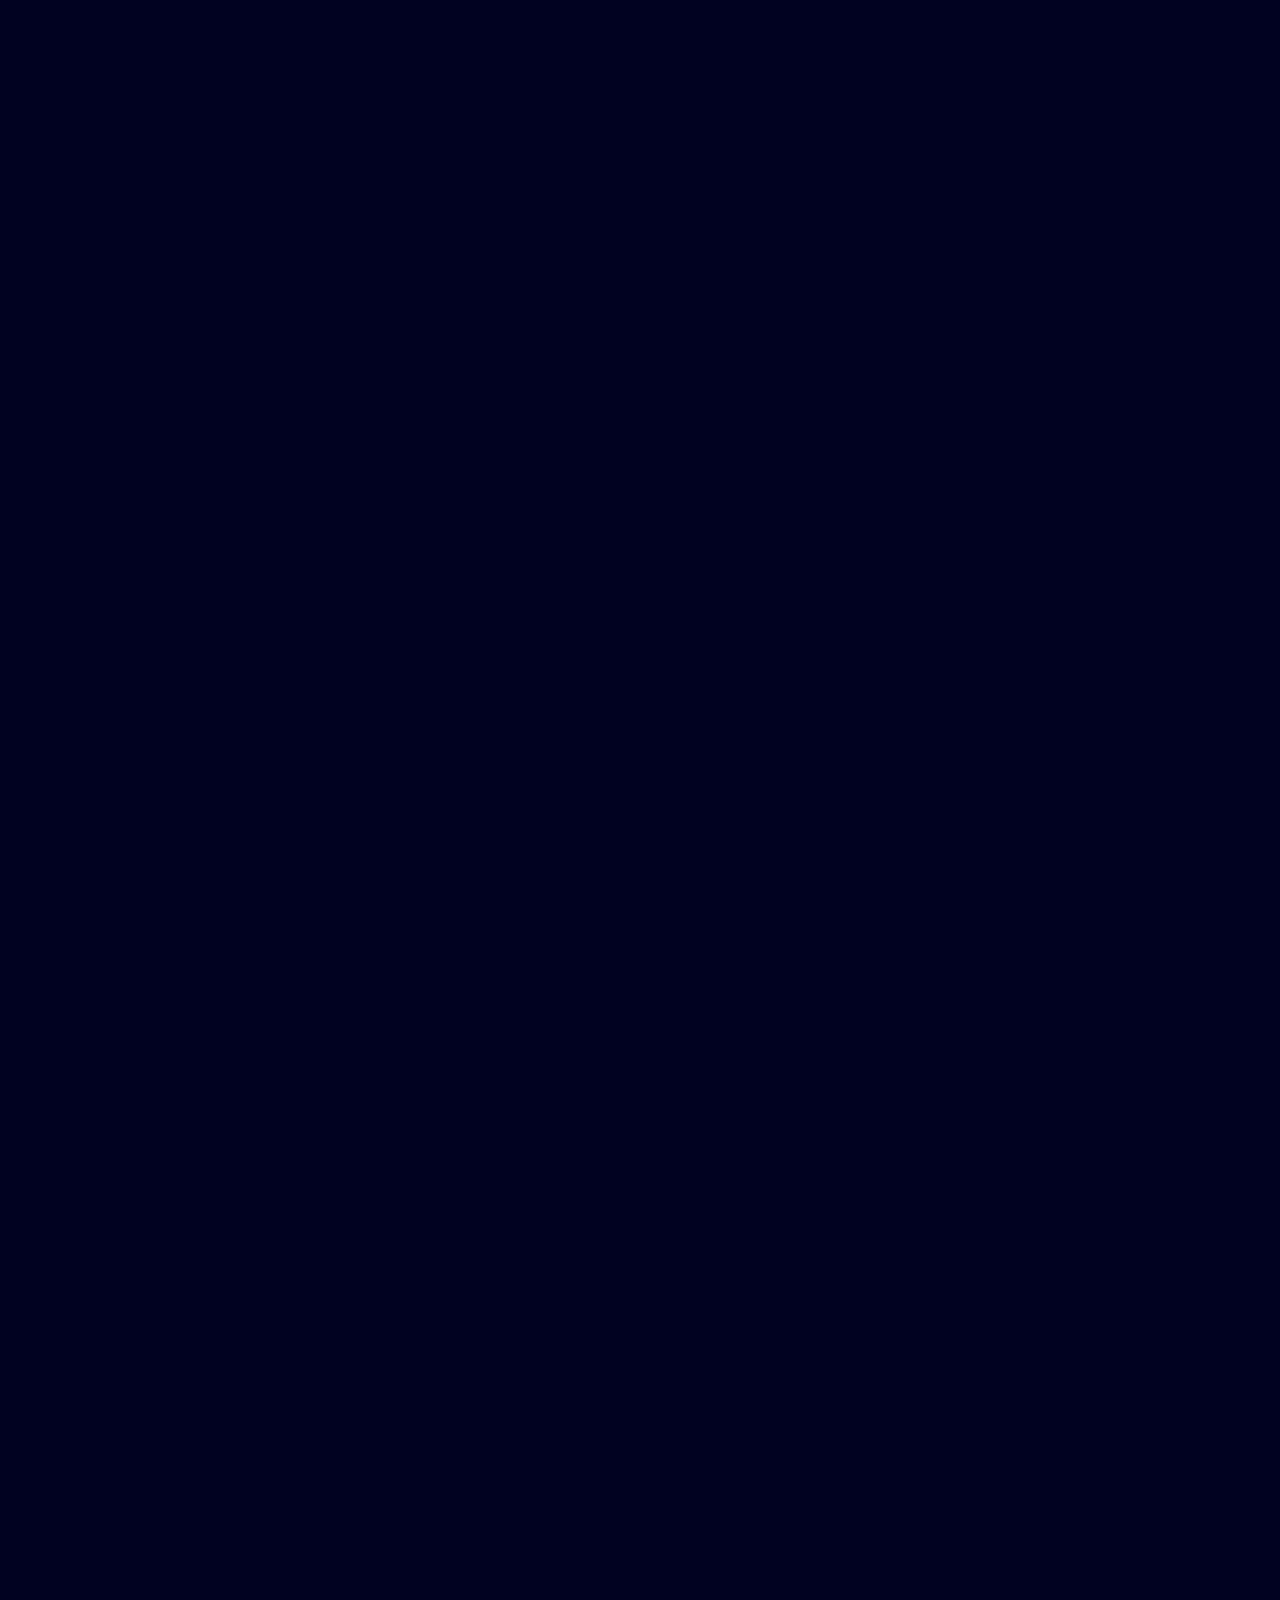
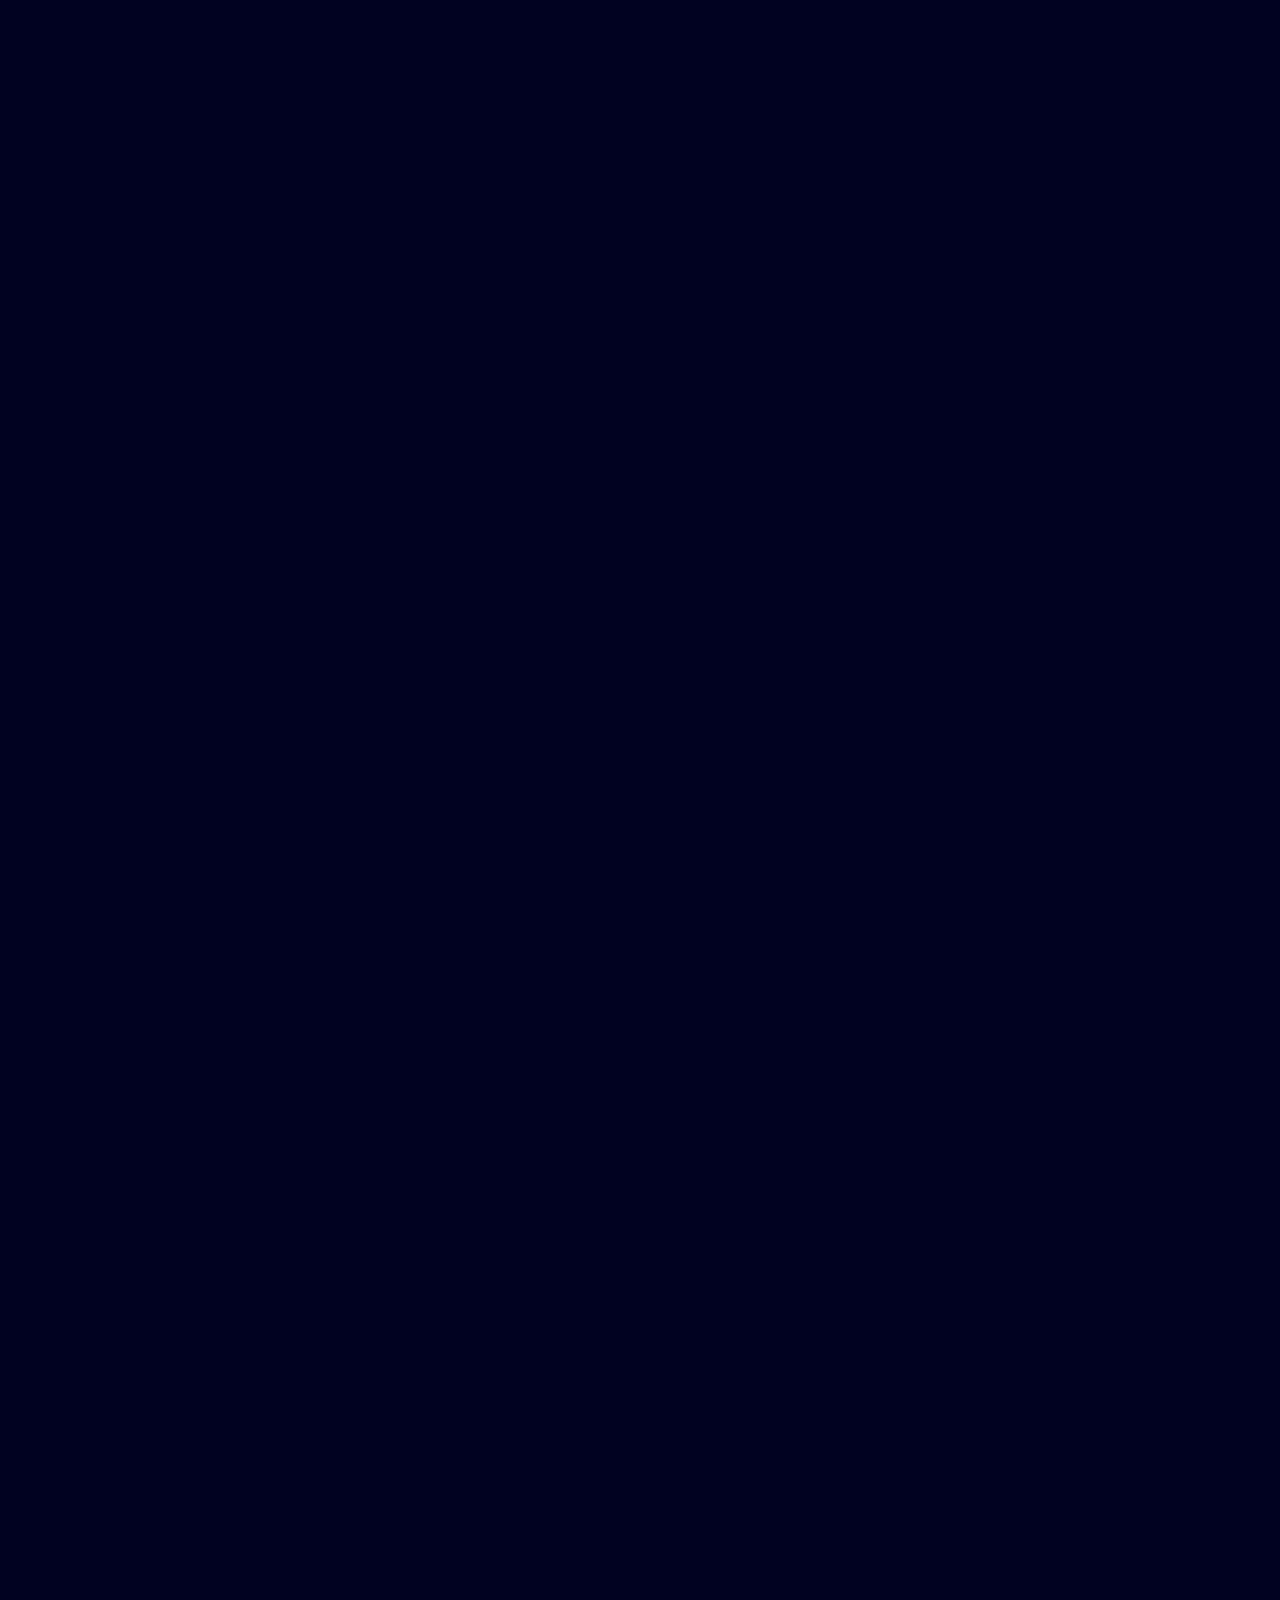
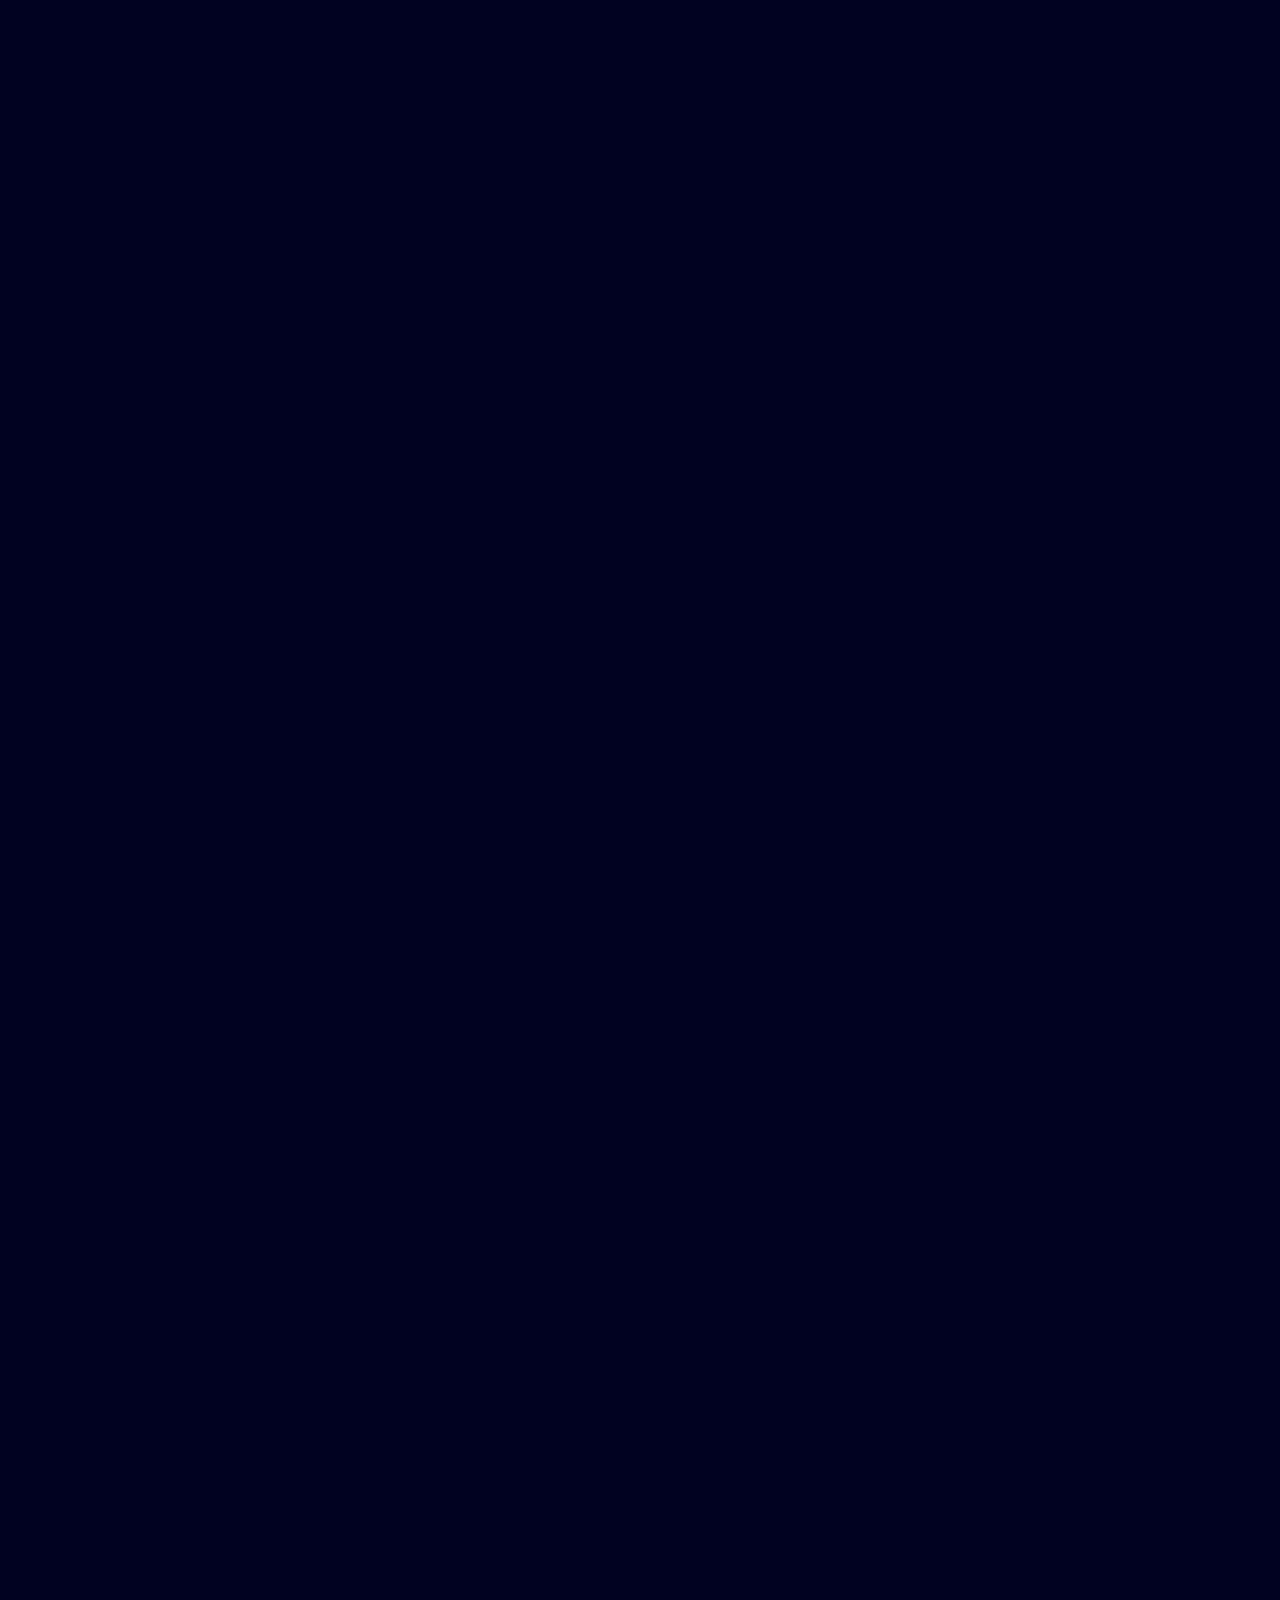
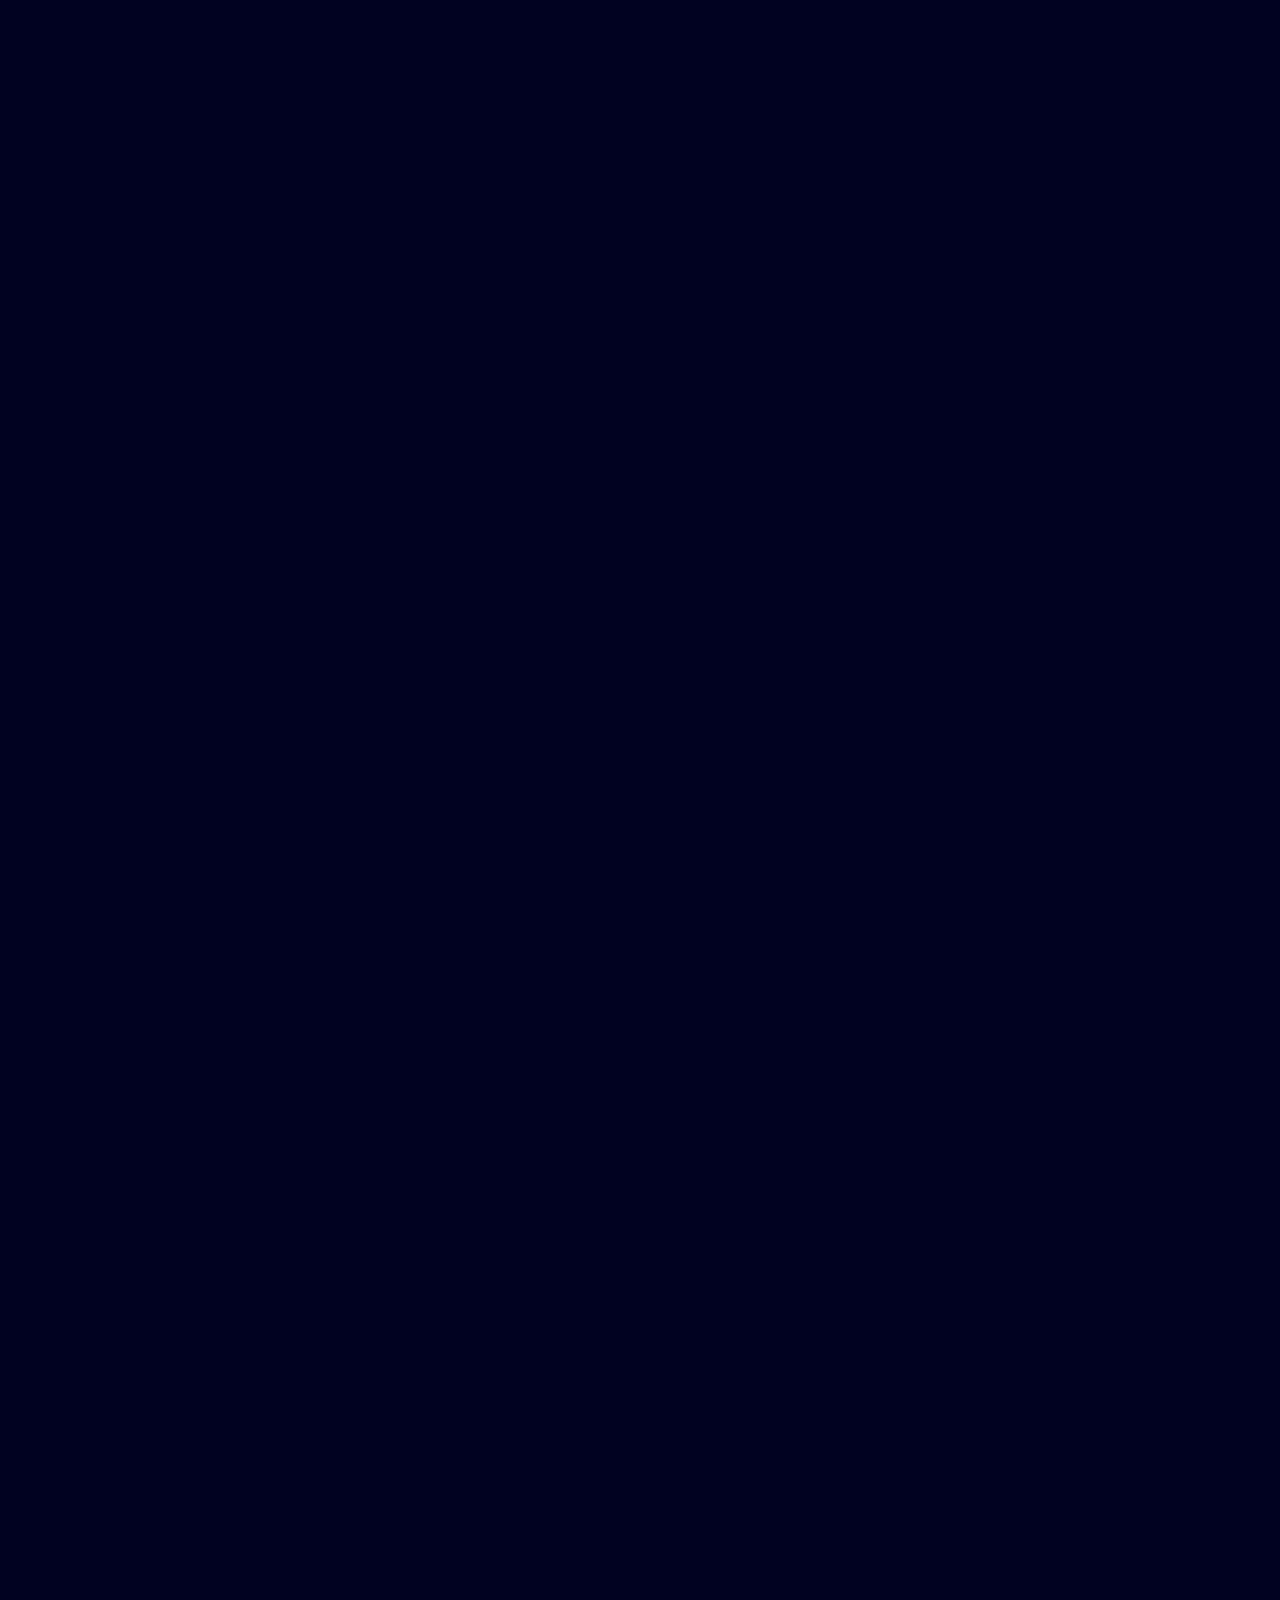
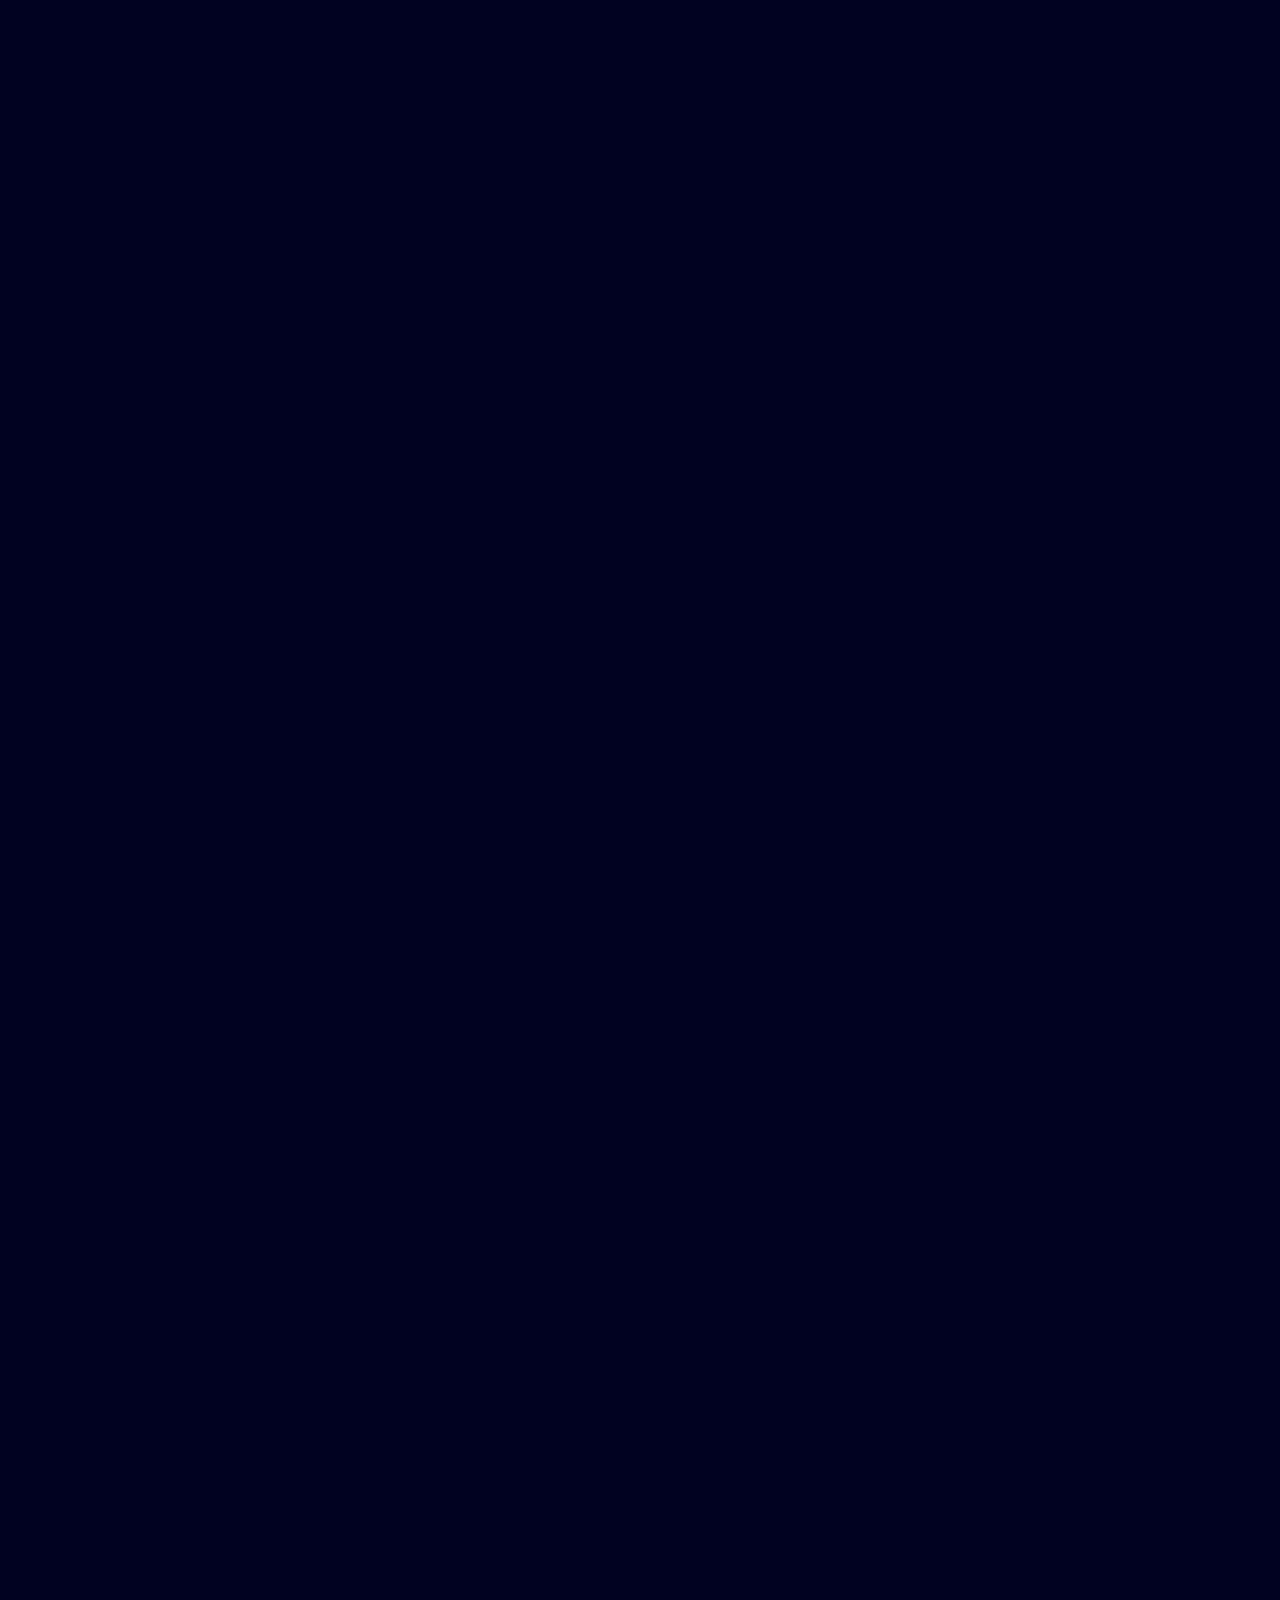
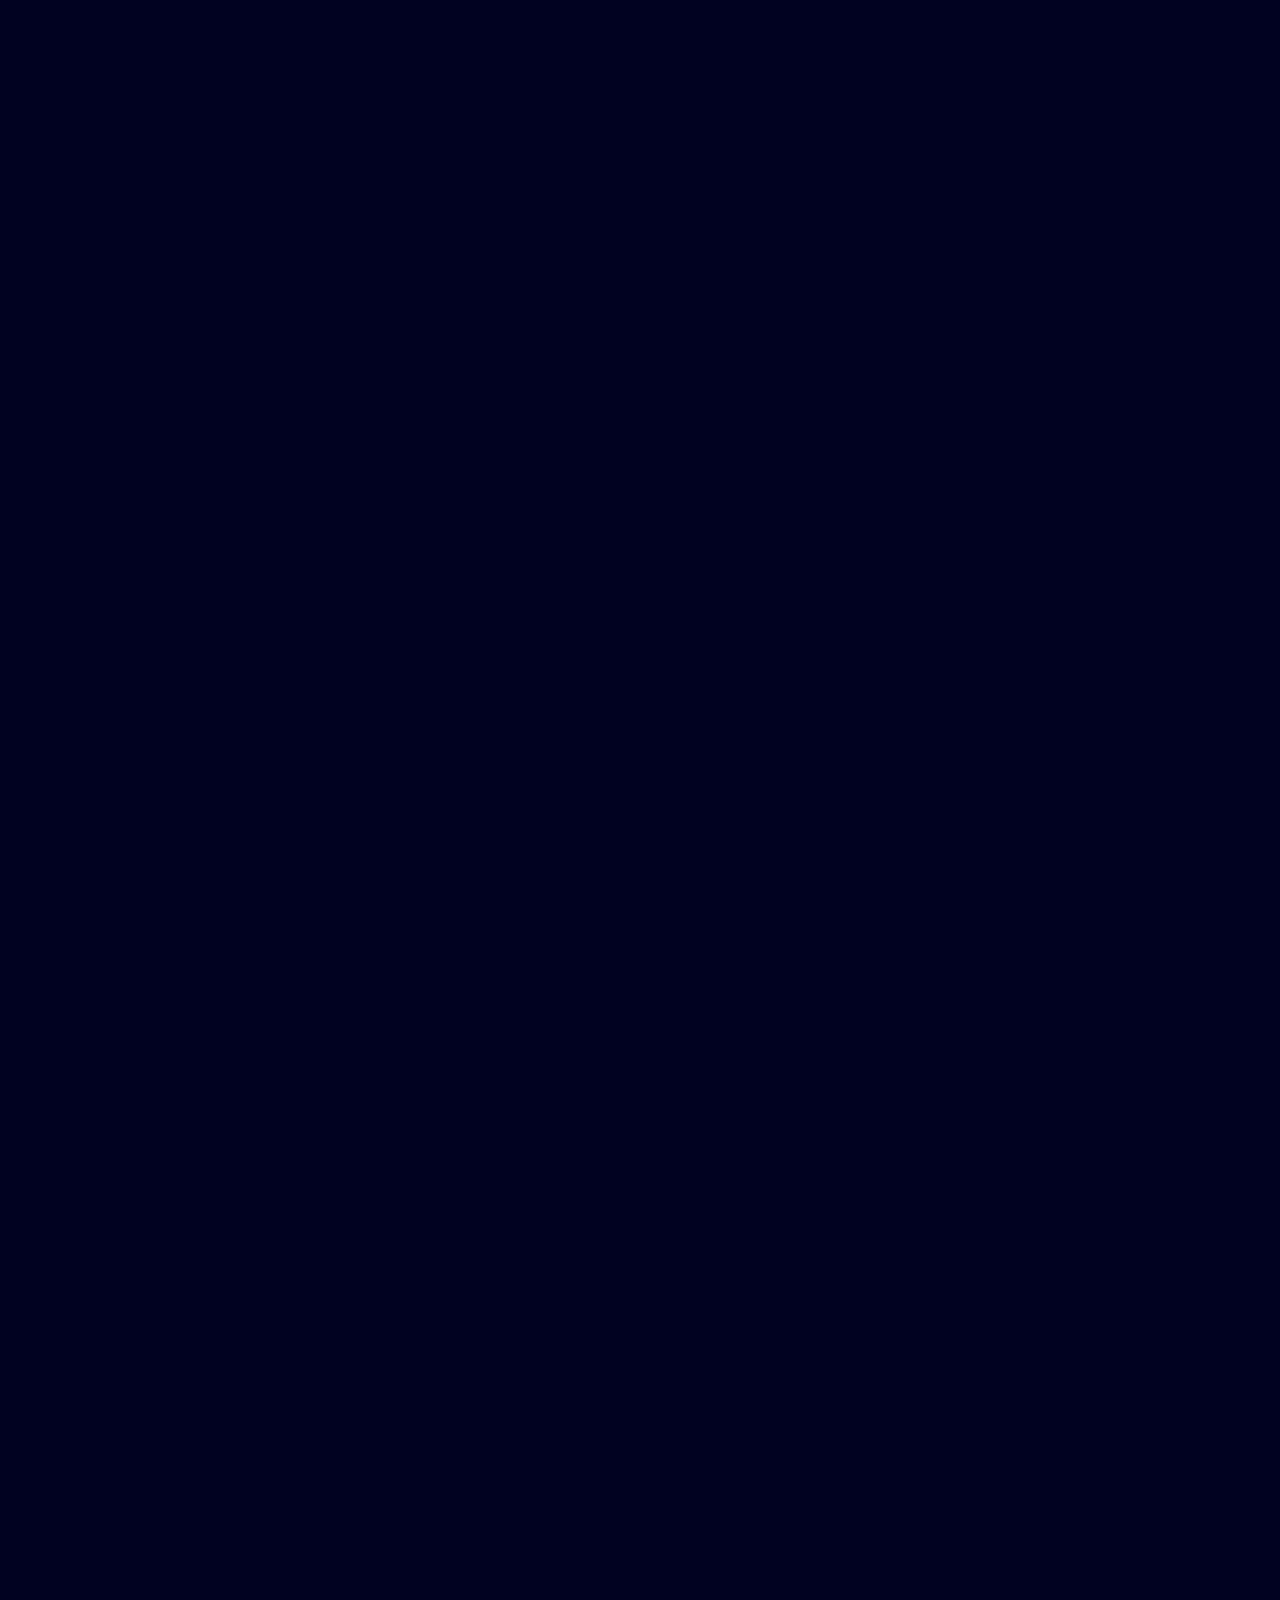
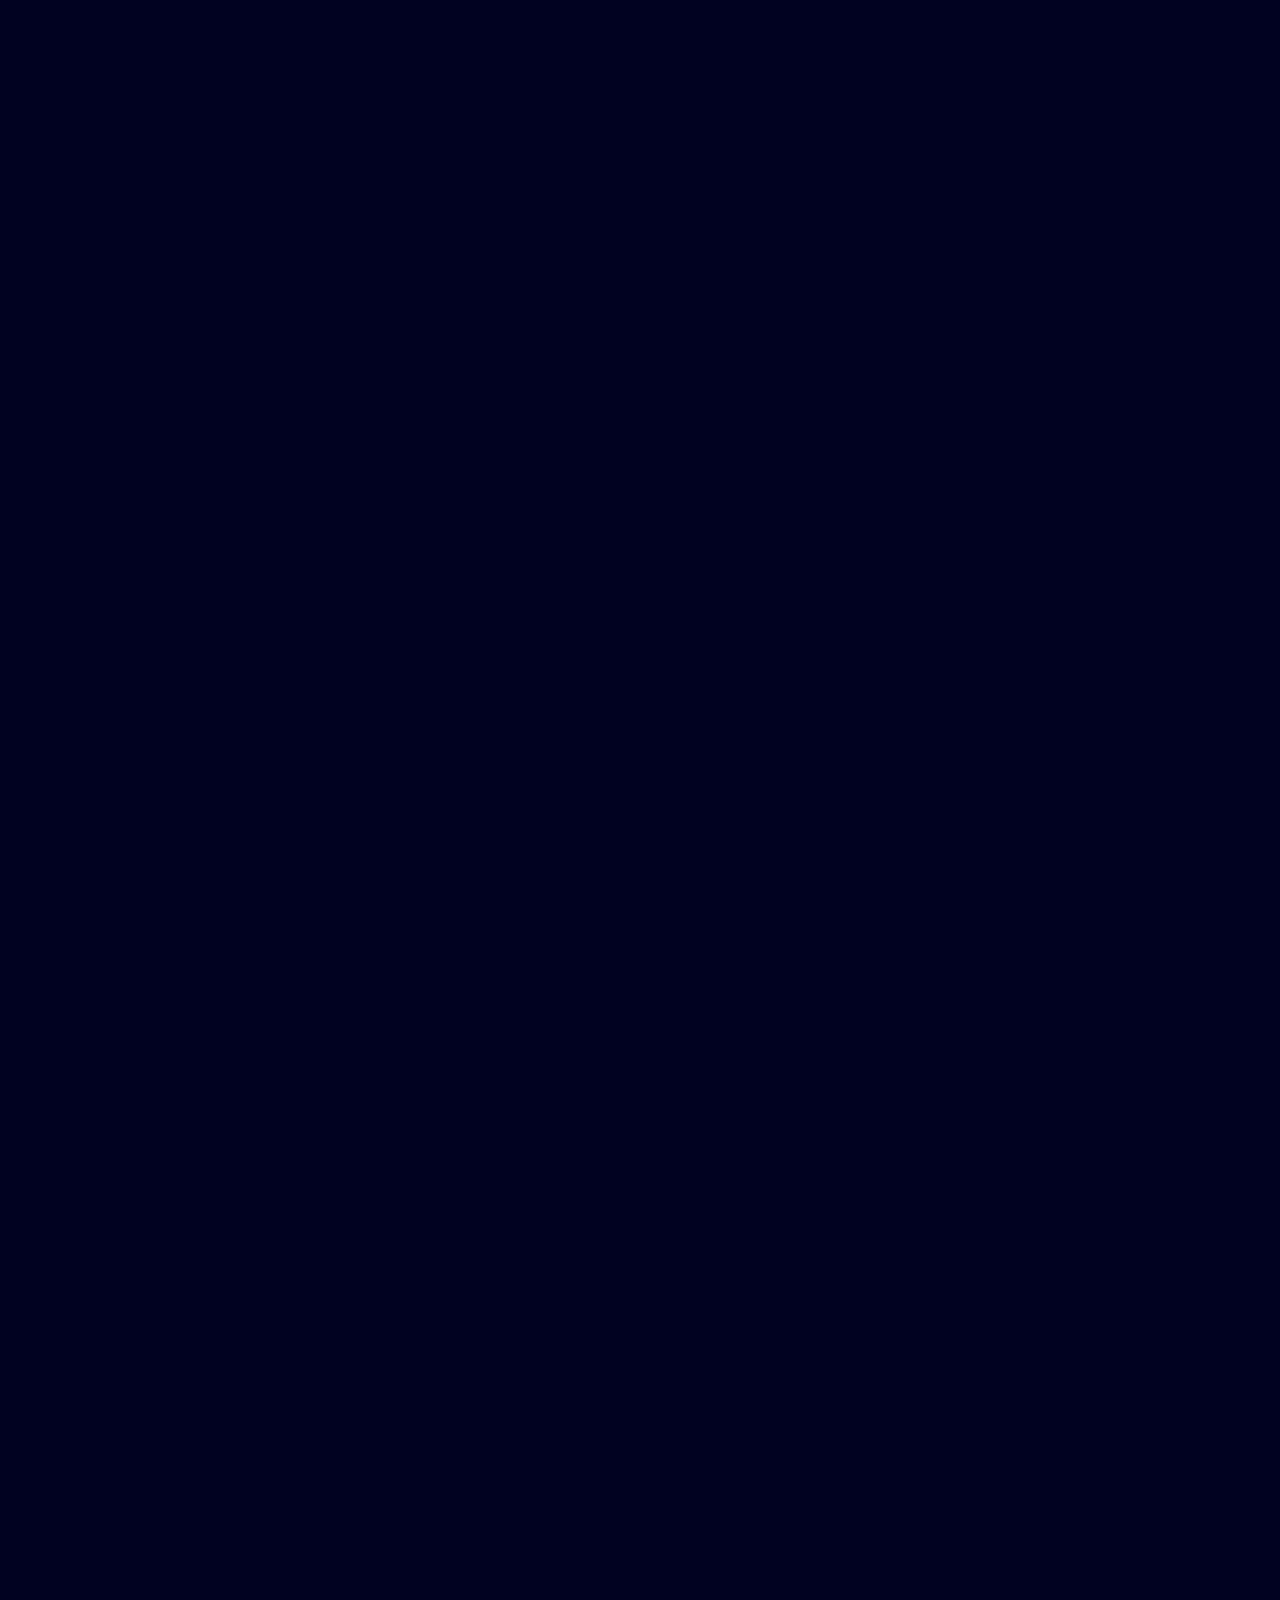
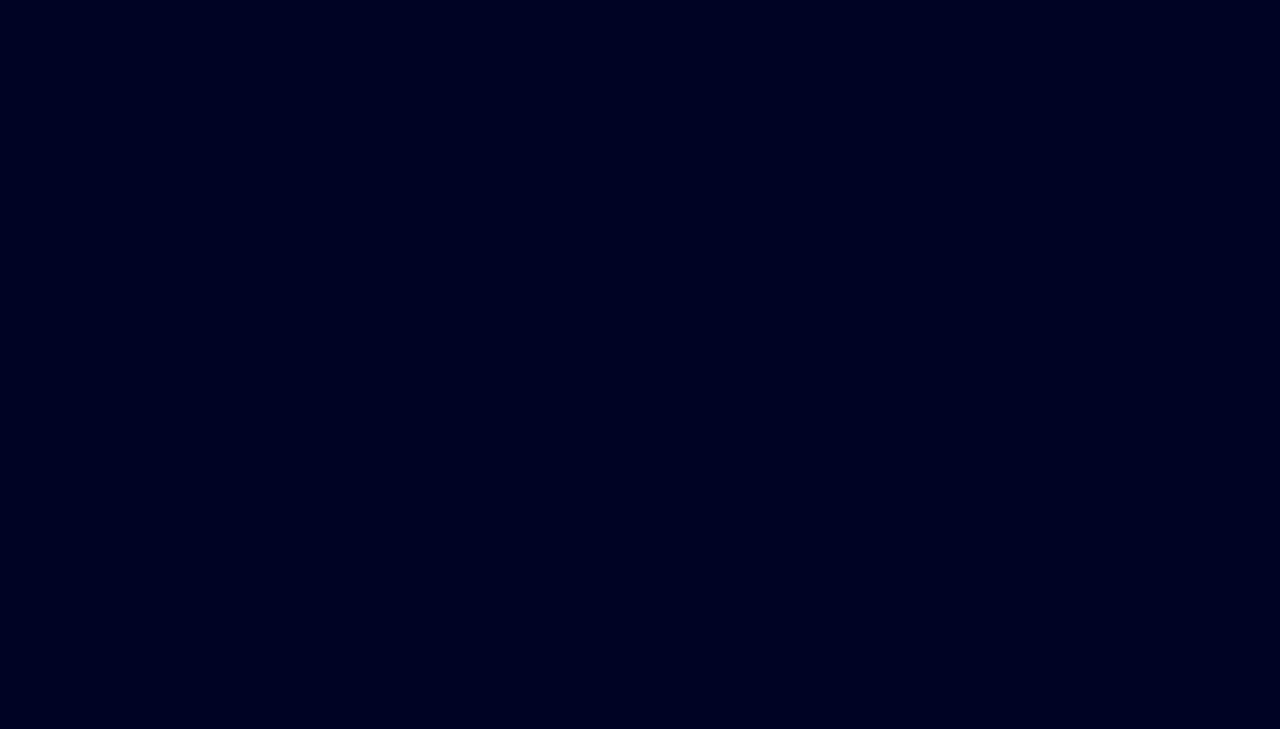
<file: treatmentEngl.html>
<!DOCTYPE html>
<html lang="en">
  <head>
    <meta charset="UTF-8" />
    <meta name="viewport" content="width=device-width, initial-scale=1.0" />
    <link rel="stylesheet" href="treatment.css" />
    <title>The Treatment!</title>
  </head>
  <body>
    <section id="section1">
      <div class="preparations">
        <h1>Last preparations:</h1>
        <p>
          Before we begin, let's look at two overviews that are essential for
          root canal treatment:
        </p>
        <div class="exponents">
          <table>
            <tr>
              <th>number ||</th>
              <th>square number ||</th>
              <th>last number of the square number</th>
            </tr>
            <tr>
              <td>1</td>
              <td>1</td>
              <td>1</td>
            </tr>
            <tr>
              <td>2</td>
              <td>4</td>
              <td>4</td>
            </tr>
            <tr>
              <td>3</td>
              <td>9</td>
              <td>9</td>
            </tr>
            <tr>
              <td>4</td>
              <td>16</td>
              <td>6</td>
            </tr>
            <tr>
              <td>5</td>
              <td>25</td>
              <td>5</td>
            </tr>
            <tr>
              <td>6</td>
              <td>36</td>
              <td>6</td>
            </tr>
            <tr>
              <td>7</td>
              <td>49</td>
              <td>9</td>
            </tr>
            <tr>
              <td>8</td>
              <td>64</td>
              <td>4</td>
            </tr>
            <tr>
              <td>9</td>
              <td>81</td>
              <td>1</td>
            </tr>
            <tr>
              <td>10</td>
              <td>100</td>
              <td>00</td>
            </tr>
          </table>
        </div>
        <br />
        <div class="erkenntnisse">
          <table>
            <tr>
              <th>last digit of the square number ||</th>
              <th>only occurs with the following starting numbers:</th>
            </tr>
            <tr>
              <td>1</td>
              <td>1 or 9</td>
            </tr>
            <tr>
              <td>4</td>
              <td>2 or 8</td>
            </tr>
            <tr>
              <td>5</td>
              <td>5</td>
            </tr>
            <tr>
              <td>6</td>
              <td>4 or 6</td>
            </tr>
            <tr>
              <td>9</td>
              <td>3 or 7</td>
            </tr>
            <tr>
              <td>00</td>
              <td>0</td>
            </tr>
          </table>
        </div>
      </div>

      <h2>
        Now it begins. Many excited participants, like you, are already waiting
        for the solution to the big mystery!
      </h2>
      <button id="ready" onClick="changeVisibility()">
        Click here if you're ready!
      </button>
    </section>
    <section id="section2" class="hide">
      <h2 id="cta">
        Don't let the many chattering participants distract you, just scroll
        down!
      </h2>
      <video
        id="video"
        tabindex="0"
        autobuffer="autobuffer"
        preload="auto"
        muted
      >
        <source type="video/mp4" src="pinguin.mp4" />
        <p>Sorry, your browser does not support the &lt;video&gt; element.</p>
      </video>
    </section>

    <script src="treatmentEngl.js"></script>
  </body>
</html>
</file>
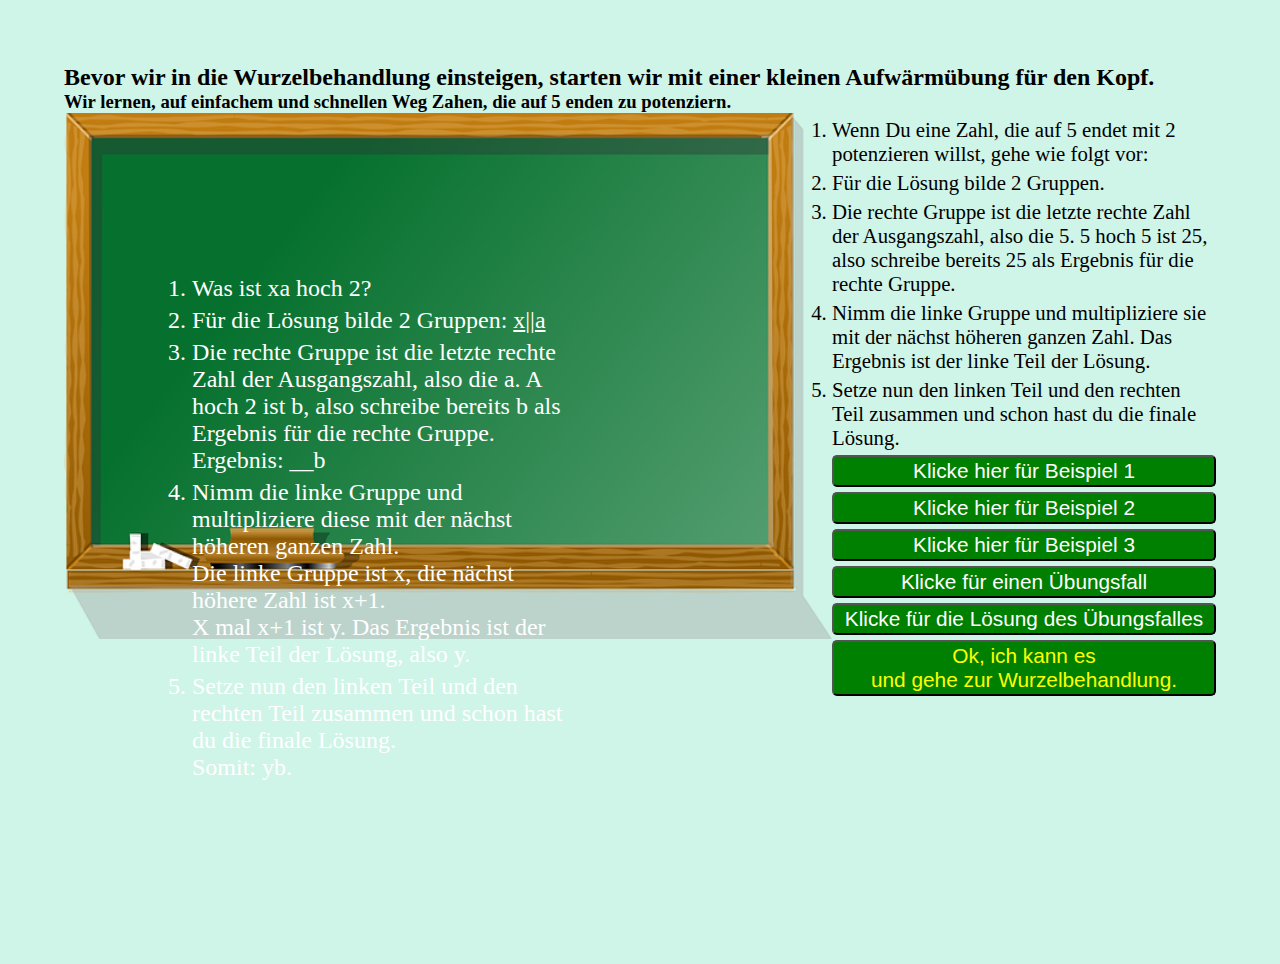
<file: warmUp.html>
<!DOCTYPE html>
<html lang="en">
  <head>
    <meta charset="UTF-8" />
    <meta name="viewport" content="width=device-width, initial-scale=1.0" />
    <link rel="stylesheet" href="warmUp.css" />
    <title>Warm Up</title>
  </head>
  <body>
    <div class="container">
      <h2>
        Bevor wir in die Wurzelbehandlung einsteigen, starten wir mit einer
        kleinen Aufwärmübung für den Kopf.
      </h2>
      <h3>
        Wir lernen, auf einfachem und schnellen Weg Zahen, die auf 5 enden zu
        potenziern.
      </h3>
      <div class="tafel">
        <img id="tafel" src="Images/tafel.png" />
        <div class="explanation">
          <ol>
            <li>
              Wenn Du eine Zahl, die auf 5 endet mit 2 potenzieren willst, gehe
              wie folgt vor:
            </li>
            <li>Für die Lösung bilde 2 Gruppen.</li>
            <li>
              Die rechte Gruppe ist die letzte rechte Zahl der Ausgangszahl,
              also die 5. 5 hoch 5 ist 25, also schreibe bereits 25 als Ergebnis
              für die rechte Gruppe.
            </li>
            <li>
              Nimm die linke Gruppe und multipliziere sie mit der nächst höheren
              ganzen Zahl. Das Ergebnis ist der linke Teil der Lösung.
            </li>
            <li>
              Setze nun den linken Teil und den rechten Teil zusammen und schon
              hast du die finale Lösung.
            </li>
          </ol>
          <div class="buttons">
            <button onClick="example1()">Klicke hier für Beispiel 1</button>
            <button onClick="example2()">Klicke hier für Beispiel 2</button>
            <button onClick="example3()">Klicke hier für Beispiel 3</button>
            <button onClick="example4()">Klicke für einen Übungsfall</button
            ><button onClick="example5()">
              Klicke für die Lösung des Übungsfalles
            </button>
            <button
              id="continue"
              onClick="window.location.href='treatment.html'"
            >
              Ok, ich kann es <br />und gehe zur Wurzelbehandlung.
            </button>
          </div>
        </div>
      </div>
    </div>
    <div class="solution">
      <ol>
        <li>Was ist <span id="zahl1">xa</span> hoch 2?</li>
        <li>
          Für die Lösung bilde 2 Gruppen: <u><span class="zahl2">x</span></u
          >||<u><span class="zahl3">a</span></u>
        </li>
        <li>
          Die rechte Gruppe ist die letzte rechte Zahl der Ausgangszahl, also
          die <span class="zahl3">a</span>. <span class="zahl3">A</span> hoch 2
          ist <span class="zahl4">b</span>, also schreibe bereits
          <span class="zahl4">b</span> als Ergebnis für die rechte Gruppe.<br />
          Ergebnis: <span id="zahl5">__</span><span class="zahl4">b</span>
        </li>
        <li>
          Nimm die linke Gruppe und multipliziere diese mit der nächst höheren
          ganzen Zahl. <br />Die linke Gruppe ist <span class="zahl2">x</span>,
          die nächst höhere Zahl ist <span class="zahl6">x+1</span>.<br />
          <span class="zahl2">X</span> mal <span class="zahl6">x+1</span> ist
          <span class="zahl7">y</span>. Das Ergebnis ist der linke Teil der
          Lösung, also <span class="zahl7">y</span>.
        </li>
        <li>
          Setze nun den linken Teil und den rechten Teil zusammen und schon hast
          du die finale Lösung.<br />
          Somit: <span class="zahl7">y</span><span class="zahl4">b</span>.
        </li>
      </ol>
    </div>
    <script src="warmUp.js"></script>
  </body>
</html>
</file>
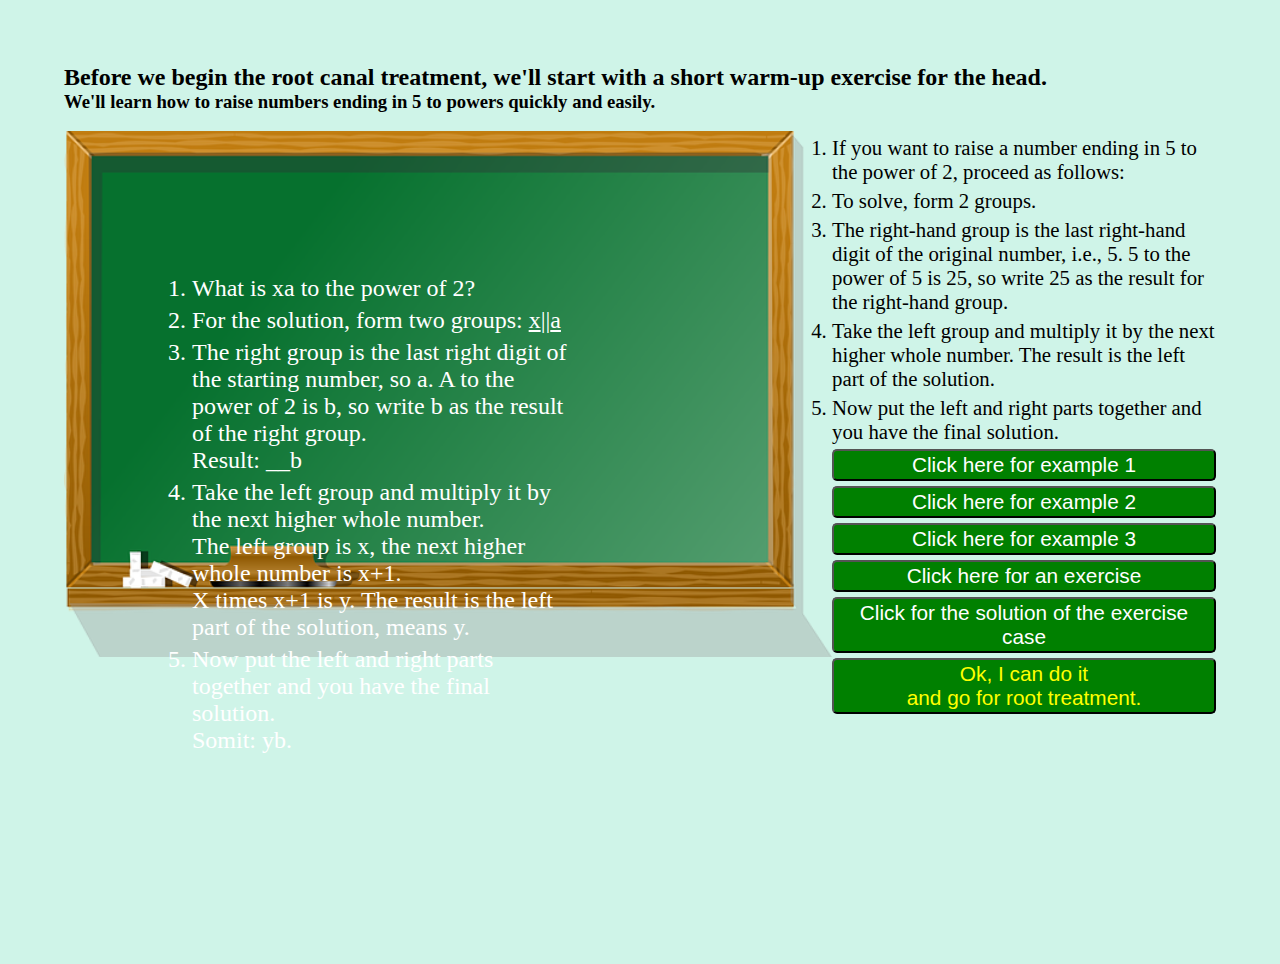
<file: warmUpEngl.html>
<!DOCTYPE html>
<html lang="en">
  <head>
    <meta charset="UTF-8" />
    <meta name="viewport" content="width=device-width, initial-scale=1.0" />
    <link rel="stylesheet" href="warmUp.css" />
    <title>Warm Up</title>
  </head>
  <body>
    <div class="container">
      <h2>
        Before we begin the root canal treatment, we'll start with a short
        warm-up exercise for the head.
      </h2>
      <h3>
        We'll learn how to raise numbers ending in 5 to powers quickly and
        easily.
      </h3>
      <br />
      <div class="tafel">
        <img id="tafel" src="Images/tafel.png" />
        <div class="explanation">
          <ol>
            <li>
              If you want to raise a number ending in 5 to the power of 2,
              proceed as follows:
            </li>
            <li>To solve, form 2 groups.</li>
            <li>
              The right-hand group is the last right-hand digit of the original
              number, i.e., 5. 5 to the power of 5 is 25, so write 25 as the
              result for the right-hand group.
            </li>
            <li>
              Take the left group and multiply it by the next higher whole
              number. The result is the left part of the solution.
            </li>
            <li>
              Now put the left and right parts together and you have the final
              solution.
            </li>
          </ol>
          <div class="buttons">
            <button onClick="example1()">Click here for example 1</button>
            <button onClick="example2()">Click here for example 2</button>
            <button onClick="example3()">Click here for example 3</button>
            <button onClick="example4()">Click here for an exercise</button
            ><button onClick="example5()">
              Click for the solution of the exercise case
            </button>
            <button
              id="continue"
              onClick="window.location.href='treatmentEngl.html'"
            >
              Ok, I can do it <br />and go for root treatment.
            </button>
          </div>
        </div>
      </div>
    </div>
    <div class="solution">
      <ol>
        <li>What is <span id="zahl1">xa</span> to the power of 2?</li>
        <li>
          For the solution, form two groups: <u><span class="zahl2">x</span></u
          >||<u><span class="zahl3">a</span></u>
        </li>
        <li>
          The right group is the last right digit of the starting number, so
          <span class="zahl3">a</span>. <span class="zahl3">A</span> to the
          power of 2 is <span class="zahl4">b</span>, so write
          <span class="zahl4">b</span> as the result of the right group.<br />
          Result: <span id="zahl5">__</span><span class="zahl4">b</span>
        </li>
        <li>
          Take the left group and multiply it by the next higher whole number.
          <br />The left group is <span class="zahl2">x</span>, the next higher
          whole number is <span class="zahl6">x+1</span>.<br />
          <span class="zahl2">X</span> times <span class="zahl6">x+1</span> is
          <span class="zahl7">y</span>. The result is the left part of the
          solution, means <span class="zahl7">y</span>.
        </li>
        <li>
          Now put the left and right parts together and you have the final
          solution.<br />
          Somit: <span class="zahl7">y</span><span class="zahl4">b</span>.
        </li>
      </ol>
    </div>
    <script src="warmUp.js"></script>
  </body>
</html>
</file>
<file: style.css>
* {
    margin:0; 
    padding: 0; 
    box-sizing: border-box;
}
body {
    height: 100vh; 
    background-color:rgba(149, 7, 142, 0.2); 
    background-image: url("Images/dearMe.png");
    background-repeat: repeat;
    background-size: 200px 100px;
    overflow: hidden;
    display: flex;
    flex-direction: column;
    align-items: center;
    justify-content: center;
    position: relative;

}
.intro {
 text-align: left;
 color: rgb(250, 95, 95);
 text-shadow: 1px 1px 0px black;
 animation: introMove 3s ease-in-out infinite; 
}
@keyframes introMove {
    0% {
        transform: scale(1); color: rgb(250, 95, 95); 
    }
    50% {
        transform: scale(1.2); color: rgb(149, 7, 142); 
    }
    100% {
        transform: scale(1); color: rgb(250, 95, 95);
    }
}
@keyframes introStop {
    0% {
        transform: scale(1); color: rgb(250, 95, 95); 
    }
    50% {
        transform: scale(1); color: rgb(149, 7, 142); 
    }
    100% {
        transform: scale(1); color: rgb(250, 95, 95);
    }
}
input[type="checkbox"] {
    position: relative;
    left: 30px;
    top: 0px;
    z-index: 0;
 }
input[type="checkbox"] + label {
    position: relative;
    display: block;
    cursor: pointer;
    font-family: sans-serif;
    font-size: 24px;
    line-height: 1.3;
    padding-left:70px;
    position: relative;
    margin-top: -30px;
  }
input[type="checkbox"] + label:before {
    width: 60px;
    height: 20px;
    border-radius: 30px;
    border: 2px solid #ddd;
    background-color: #EEE;
    content: "";
    margin-right: 15px;
    transition: background-color 0.5s linear;
    z-index: 5;
    position: absolute;
    left: 0px;
  }
input[type="checkbox"] + label:after {
    width: 30px;
    height: 20px;
    border-radius: 30px;
    background-color: rgb(149, 7, 142); 
    content: "";
    transition: margin 0.1s linear;
    box-shadow: 0px 0px 5px #aaa;
    position: absolute;
    left: 2px;
    top: 2px;
    z-index: 10;
  }
input[type="checkbox"]:checked + label:before {
    background-color: #c0f318;
  }
input[type="checkbox"]:checked + label:after {
    margin: 0 0 0 30px;
    background-color: #fff; 
  }
.agreement {
   font-size: 2rem; 
}
label {
    color: #fff;
}
button {
   margin-top: 10px; 
   text-align: center;
   width: 280px;
   height: 60px;
   border-radius: 30px;
   border: 2px solid #ddd;
   color: #EEE; 
   background:  linear-gradient(to bottom,rgb(192, 248, 6), #c0f318);
   font-size: 1rem; 
}
button:hover {
    cursor: pointer;
}
#button1 {
    background: linear-gradient(to bottom, red, blue);    
    color: white;  
}
#button2 {
    background: linear-gradient(to bottom, red, blue);    
    color: white;  
}
.wrapper {
    height: 60vh; 
    width: 60vw; 
    margin: 5px;
    background: radial-gradient(circle, black, white);
    padding: 2.5%; 
    border-radius: 20%; display: flex;
    align-items: center;
    justify-content: center;
}
#girl {
    height: 500px; 
    margin-left: 50px; 
}
#tooth {
    position: absolute;
    width: 70px; 
    height: 33px; 
    top: 49%; 
    left: 61%; 
}

.hide {
    display: none;
}

/* Mobile Message */
.mobile-message {
    display: none;
  }
  /* Media Query: Mobile Devices */
@media screen and (max-width: 800px) {
.mobile-message {
      position: absolute;
      height: 100vh;
      width: 100%;
      background-color: rgb(0, 0, 0);
      color: white;
      display: flex;
      flex-wrap: wrap;
      justify-content: center;
      align-items: center;
      text-align: center;
      z-index: 100;
    }
  }
</file>
<file: certificate.css>
* {
    margin: 0; 
    padding: 0; 
    box-sizing: border-box;
}

body {
    background-color: #e5e5f7;
    background-image:  linear-gradient(30deg, #eec628 12%, transparent 12.5%, transparent 87%, #eec628 87.5%, #eec628), linear-gradient(150deg, #eec628 12%, transparent 12.5%, transparent 87%, #eec628 87.5%, #eec628), linear-gradient(30deg, #eec628 12%, transparent 12.5%, transparent 87%, #eec628 87.5%, #eec628), linear-gradient(150deg, #eec628 12%, transparent 12.5%, transparent 87%, #eec628 87.5%, #eec628), linear-gradient(60deg, #eec62877 25%, transparent 25.5%, transparent 75%, #eec62877 75%, #eec62877), linear-gradient(60deg, #eec62877 25%, transparent 25.5%, transparent 75%, #eec62877 75%, #eec62877);
    background-size: 40px 70px;
    background-position: 0 0, 0 0, 20px 35px, 20px 35px, 0 0, 20px 35px;
    overflow: hidden;
    position: relative;
}

@keyframes animationBackgroundColor {
    0% {
        background-color: #e5e5f7;
    }
    0% {
        background-color: rgb(182, 253, 169);
    }
}

.container {
    margin: 3%; 
    height: 85vh; 
    background-color: #e5e5f7; 
    padding: 2%; 
    color: black; 
    opacity: 0.8;
    border-radius: 5px; 
}
.input-container {
    margin-top: 3px; 
}
.heading {
    color: black; 
    font-size: 2rem; 
    display: flex;
}
.inputField {
    padding: 5px 10px; 
    border-radius: 5px; 
    color: rgb(13, 13, 130); 
    font-size: 1rem; 
}
button {
    border-radius: 5px; 
    padding: 10px; 
    background-color: rgb(13, 13, 130); 
    color: white; 
    font-size: 1.1rem;
    cursor: pointer;
}
.hide {
    display: none; 
}
#showCertificate {
    position: absolute;
    background-image: url(Images/certificateFinal.png);
    background-repeat: no-repeat;
    top: 5%; 
    left: 25%; 
    height: 90vh; 
    width: 100%; 
}

.message {
    position:absolute; 
    top: 27.5%; 
    left: 10%;
    font-family:Cambria, Cochin, Georgia, Times, 'Times New Roman', serif; 
    width: 35vw; 
}
#setzeVorname, #setzeNachname {
    color: goldenrod; 
    font-size: 2rem; 
    text-transform: capitalize;
}
#wann {
    color: red; 
}
</file>
<file: secret.css>
*{
    margin:0; 
    padding: 0; 
    box-sizing: border-box;
}
body {
    height: 100vh; 
    background-color: rosybrown;
    font-family: Arial, Helvetica, sans-serif;
    font-size: 1.1rem; 
}
#root {
    font-size: 3rem; 
    color: #F1E7E7;
    font-weight: bold; 
}
.container {
    margin: 5%;
    display: flex;
}
#white {
    font-size: 2rem; 
    color: #F1E7E7;
    font-weight: bold;  
}
.right {
    margin-left: 5%; 
}
li {
    margin-top: 7.5px; 
}
.buttons {
    display: flex;
    flex-direction: column;
}
button {
    background-color: rgb(247, 214, 214);
    margin-top: 7.5px; 
    padding: 10px; 
    font-size: 1.2rem; 
    border-radius: 5px; 
    font-variant: small-caps;
    box-shadow: 2px 8px 2px rgba(0,0,0,0.3);
}
button:hover {
    background-color: #F1E7E7;
    font-family: 'Lucida Sans', 'Lucida Sans Regular', 'Lucida Grande', 'Lucida Sans Unicode', Geneva, Verdana, sans-serif;
    font-weight: bold; 
    font-size: 1.3rem; 
    box-shadow: 1px 1px 1px rgba(0,0,0,0.1);
    transform: translateY(1px) translateX(1px);
}
.zahl1,.zahl2,.zahl3,.zahl4,.zahl5,.zahl6,.zahl7,.zahl8,.zahl9,.zahl10,.zahl11,.zahl12,.zahl13,.zahl14, #operator{
    color: #F1E7E7; 
}
#tables {
    background-color: blanchedalmond;
}
</file>
<file: treatment.css>
body {
    margin: 0;
    height: 1500vh;
    background-color: #010221;
    color: white; 
    width: 100vw;
  }

#video {
    position: fixed;
    margin-top: 2.5%; 
    width: 100%;
    height: 70%;
  }

  .hide {
    display: none;
  }
  #section1 {
   margin: 1.5% 3.5%; 
   font-size: 1.35rem; 
  }
  table {
    border: 4px dotted rgb(254, 104, 50);
  }
 
/* table {
  position: relative;
  border: 1px solid #03A9F3;
}
table::before,
table::after {
      content: "";
      position: absolute;
      width: 20px;
      height: 20px;
  }

 table::before {
      top: -5px;
      left: -5px;
      border-top: 1px solid #03A9F3;;
      border-left: 1px solid #03A9F3;;
  }

table::after {
      right: -5px;
      bottom: -5px;
      border-bottom: 1px solid #03A9F3;
      border-right: 1px solid #03A9F3;
  }

table:hover::before,
table:hover::after {
      width: calc(100% + 9px);
      height: calc(100% + 9px);
  } */

table {
    background: 
        linear-gradient(90deg, rgb(255, 145, 105) 50%, transparent 0) repeat-x,
        linear-gradient(90deg, rgb(255, 145, 105) 50%, transparent 0) repeat-x,
        linear-gradient(0deg, rgb(255, 145, 105) 50%, transparent 0) repeat-y,
        linear-gradient(0deg, rgb(255, 145, 105) 50%, transparent 0) repeat-y;
    background-size: 8px 2px, 8px 2px, 2px 8px, 2px 8px;
    background-position: 0 0, 0 100%, 0 0, 100% 0;
    animation: linearGradientMove .3s infinite linear;
}

@keyframes linearGradientMove {
  100% {
      background-position: 4px 0, -4px 100%, 0 -4px, 100% 4px;
  }
}
th, td {
    border-bottom: 1px solid #ddd;
    padding: 2px; 
    text-align: center;
}
tr:hover {
    background-color: rgb(255, 145, 105)
}

  #ready {
    padding: 10px; 
    border-radius: 5px;  
    font-size: 1.15rem; 
  }
  #ready:hover {
    background-color: rgb(255, 145, 105);
    color: white; 
    padding: 10px 650px; 
  }
  #cta {
    animation: moveToRight 20s linear forwards;
    margin-left: 5px;  
  }
  @keyframes moveToRight {
    0% {
      transform: translateX(0px)
    }
    50% {
      transform: translateX(1000px)
    }
    100% {
      transform: translateX(0px)
    }
  }
</file>
<file: warmUp.css>
* {
    margin:0; 
    padding: 0; 
    box-sizing: border-box;
}
body {
    height: 100vh; 
    background-color: rgb(207, 244, 232);
    overflow: hidden; 
    font-family:Georgia, 'Times New Roman', Times, serif
}
.container {
    margin: 5%; 
}
.tafel {
    display: grid; 
    grid-template-columns: 2fr 1fr;
}
#tafel {
    width: 100%; 
}
.buttons {
    display: flex;
    flex-direction: column;
}
button {
    margin-top: 5px; 
    padding: 2px; 
    font-size: 1.3rem;
    border-radius: 5px; 
    background-color: green;
    color: white; 
}
#continue {
    color: yellow;
}
.explanation {
    font-size: 1.3rem;
}
.solution {
    position: absolute;
    top: 30%; 
    left: 15%; 
    width: 30%; 
    color: white; 
    font-size: 1.5rem;
}
li {
    margin-top: 5px; 
}
</file>
